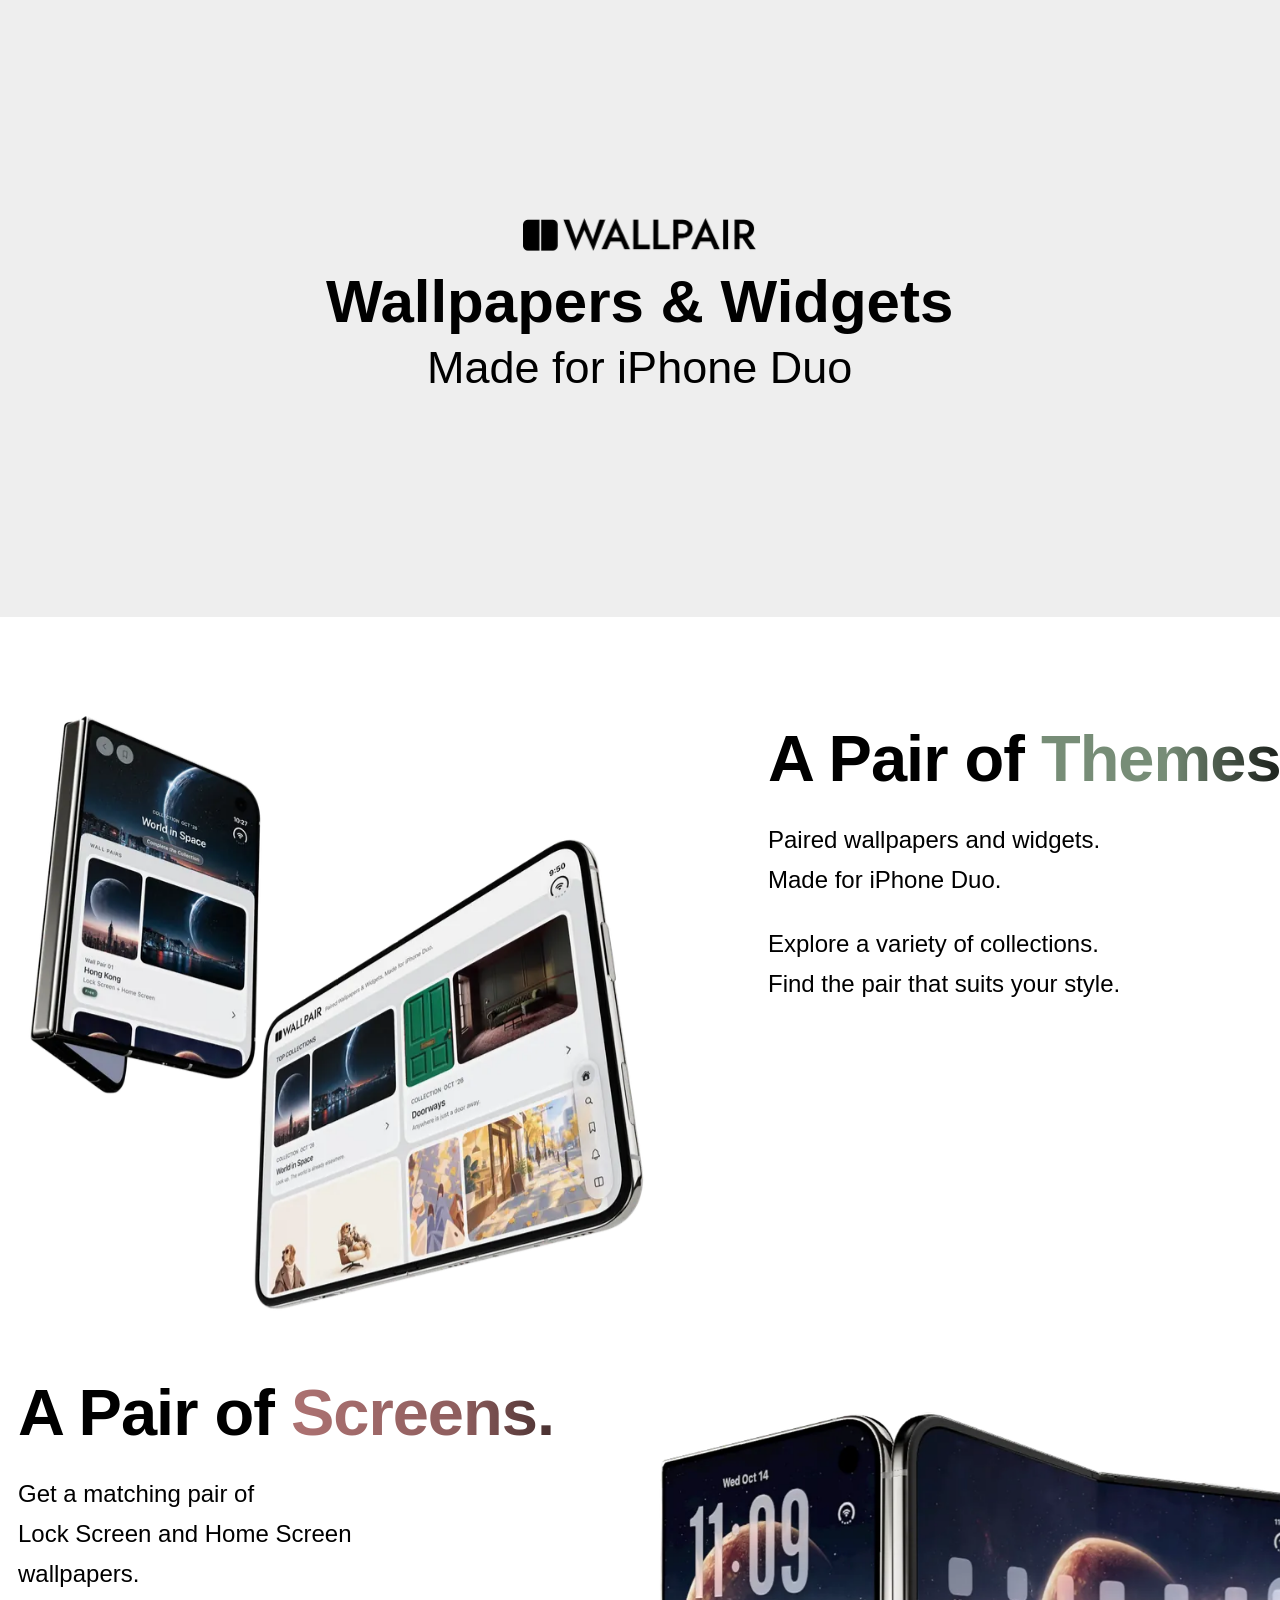
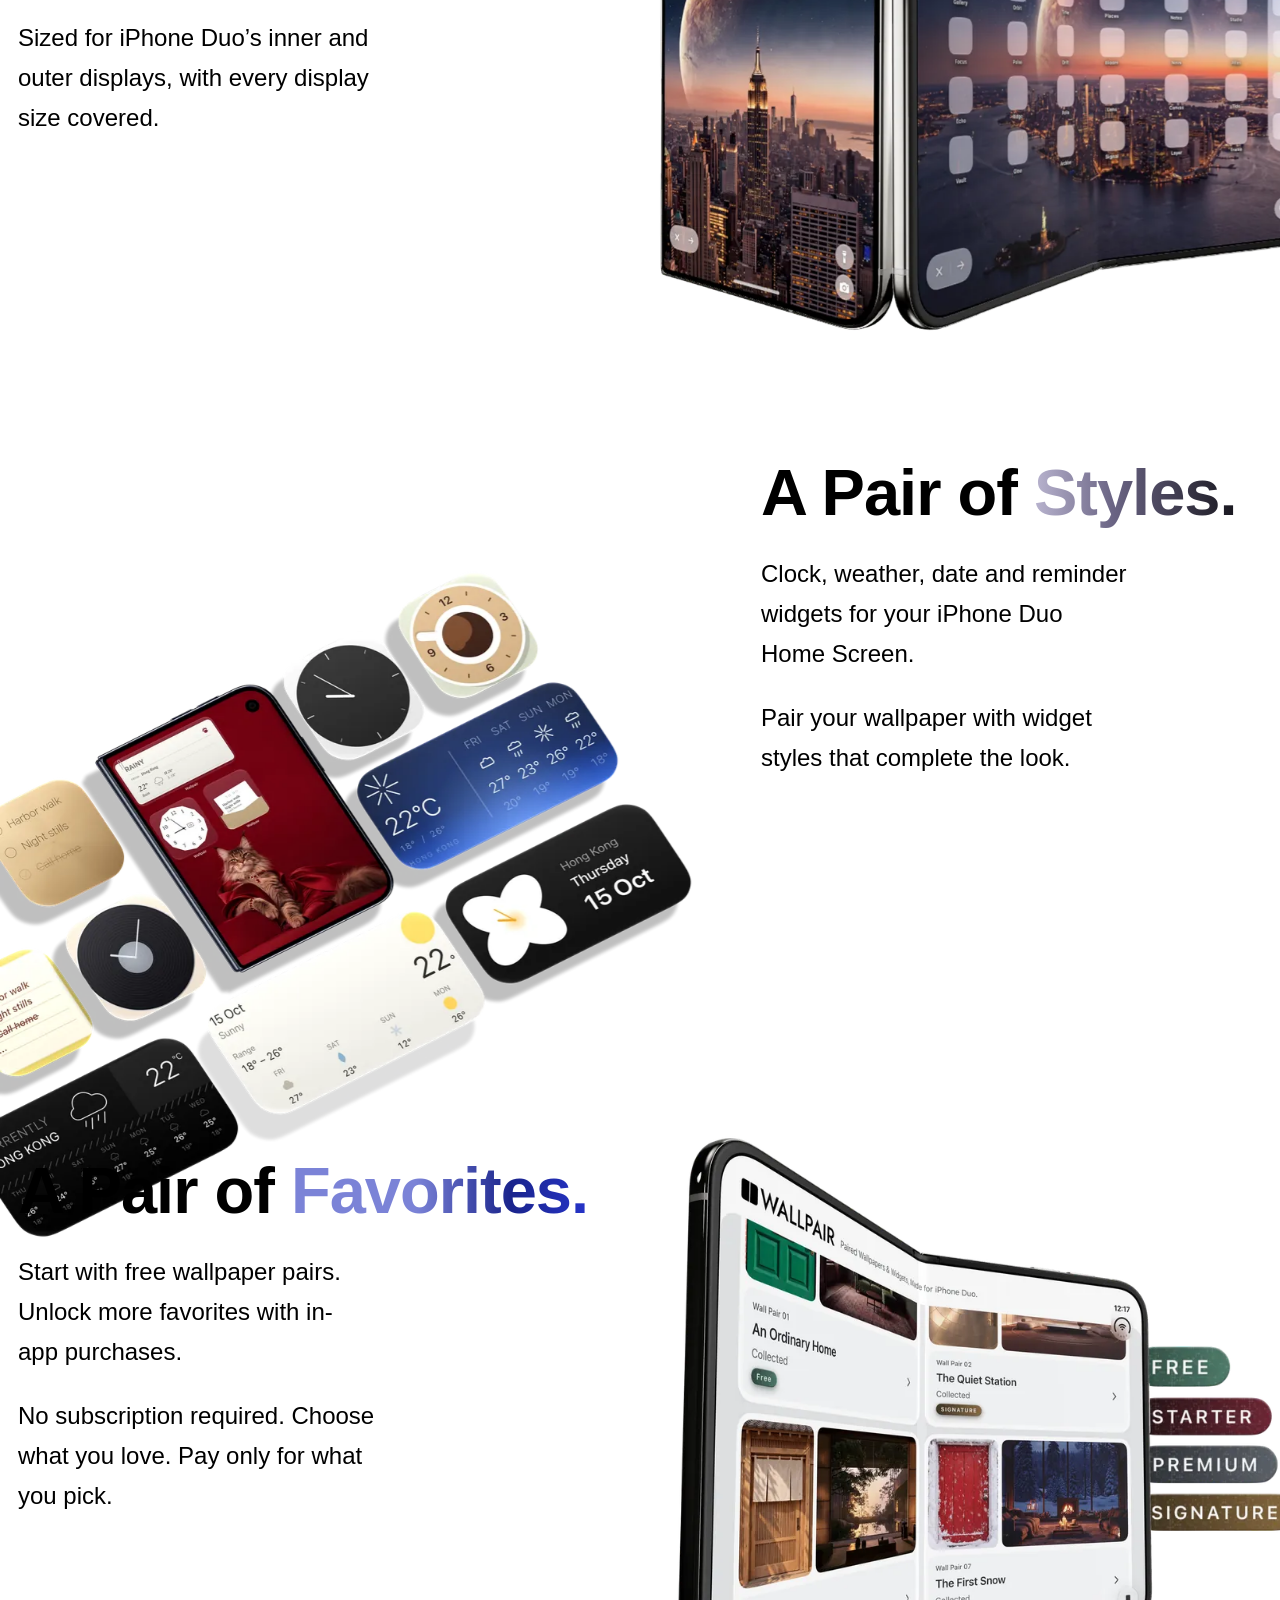
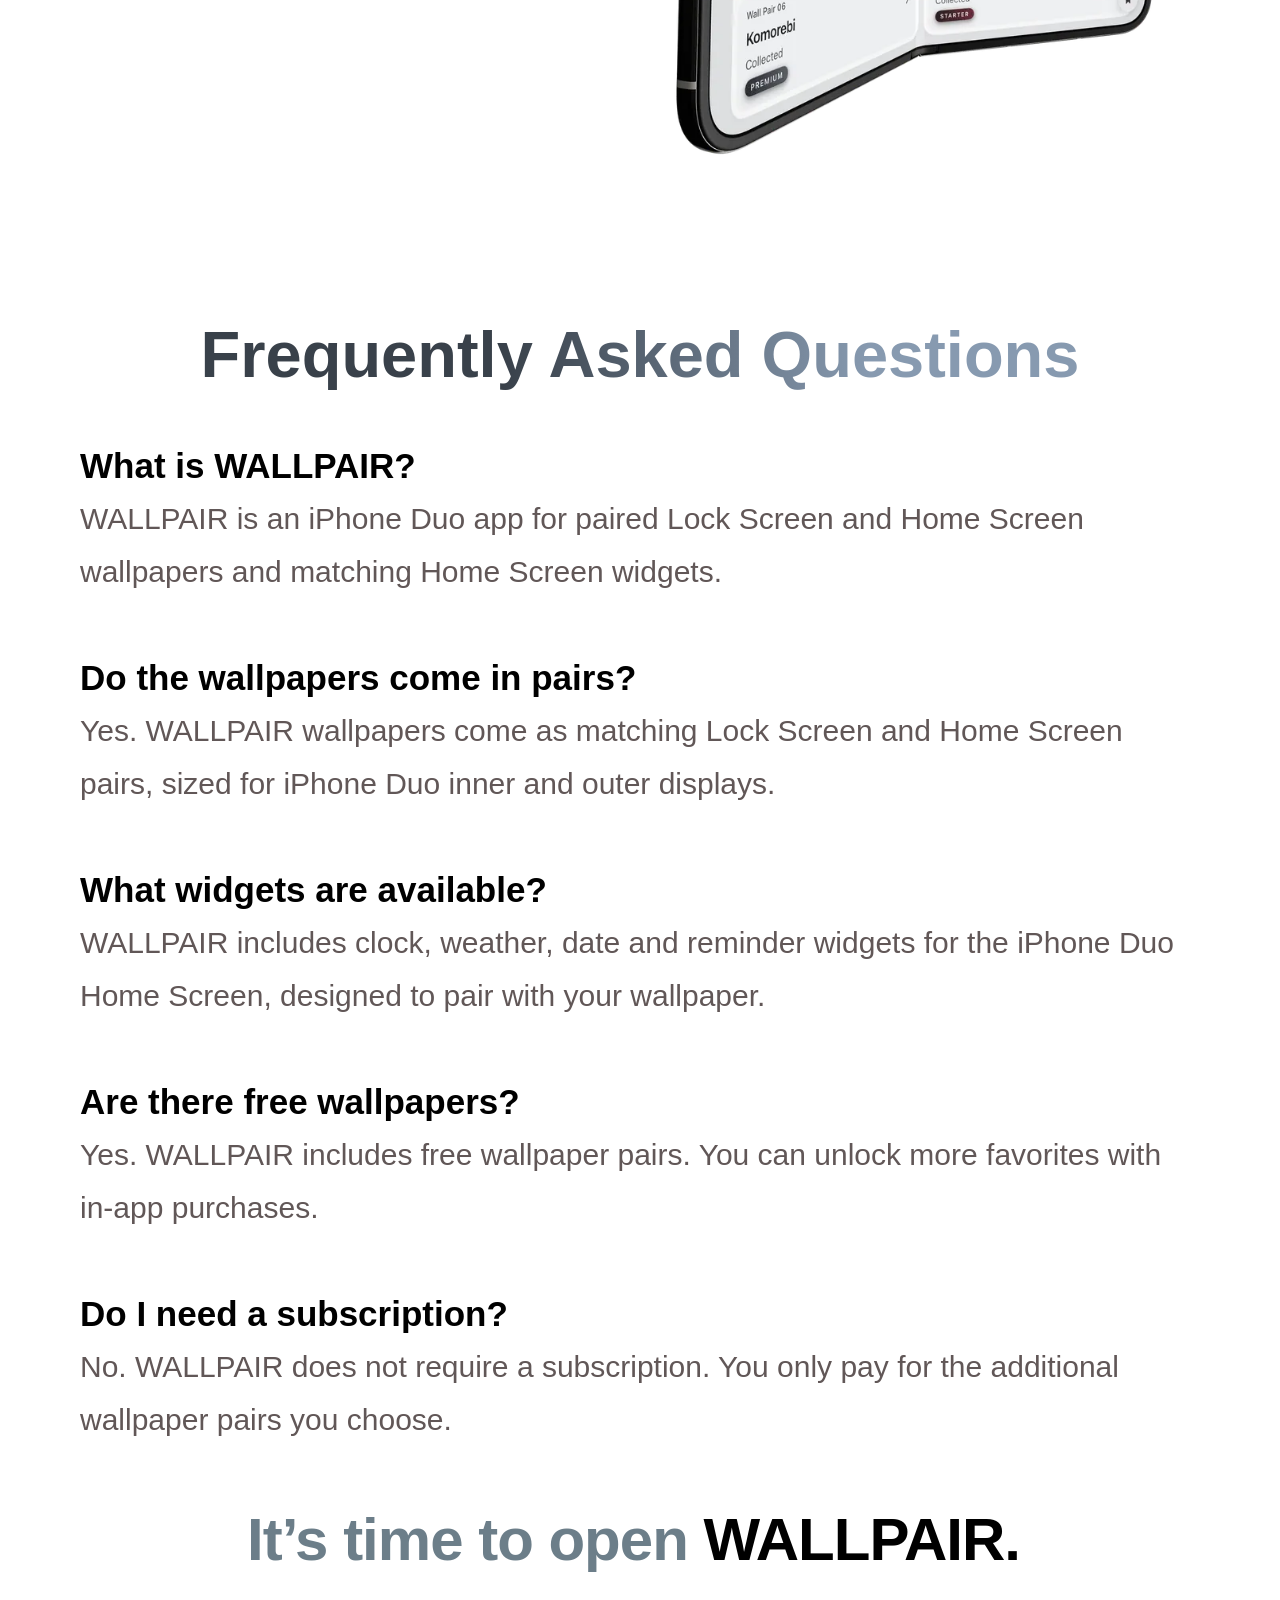
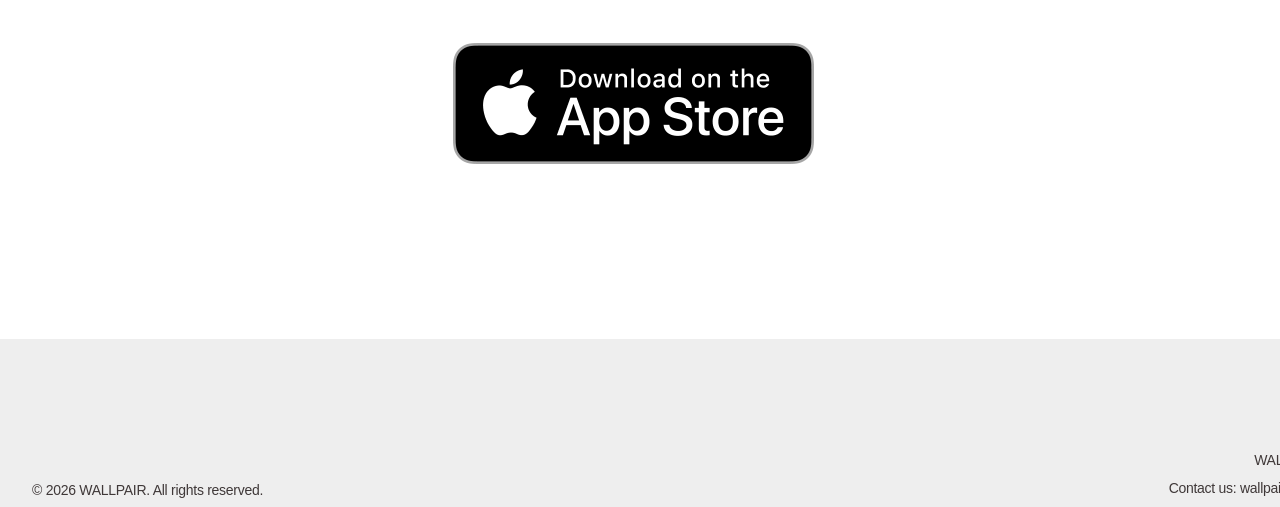
<file: index.html>
<!DOCTYPE html>
<html lang="en">
<head>
  <meta charset="UTF-8" />
  <meta name="viewport" content="width=device-width, initial-scale=1" />
  <title>WALLPAIR — iPhone Duo Wallpapers &amp; Widgets</title>
  <meta name="description" content="WALLPAIR is the iPhone Duo app for paired Lock Screen and Home Screen wallpapers and matching widgets. Free pairs to start. No subscription." />
  <meta name="author" content="WALLPAIR" />
  <meta name="robots" content="index, follow" />
  <meta name="theme-color" content="#eeeeee" />
  <link rel="icon" href="/favicon.ico" sizes="48x48" />
  <link rel="icon" type="image/png" sizes="48x48" href="/favicon-48.png" />
  <link rel="icon" type="image/png" sizes="32x32" href="/favicon-32.png" />
  <link rel="apple-touch-icon" sizes="180x180" href="/apple-touch-icon.png" />
  <link rel="canonical" href="https://wallpair.com/" />
  <link rel="alternate" type="text/plain" href="https://wallpair.com/llms.txt" title="LLM summary" />

  <meta property="og:type" content="website" />
  <meta property="og:site_name" content="WALLPAIR" />
  <meta property="og:locale" content="en_US" />
  <meta property="og:url" content="https://wallpair.com/" />
  <meta property="og:title" content="WALLPAIR — iPhone Duo Wallpapers &amp; Widgets" />
  <meta property="og:description" content="Paired Lock Screen and Home Screen wallpapers and widgets, made for iPhone Duo. Free pairs to start. No subscription." />
  <meta property="og:image" content="https://wallpair.com/material/opt/og.jpg" />
  <meta property="og:image:alt" content="WALLPAIR on iPhone Duo — paired wallpapers and widgets" />

  <meta name="twitter:card" content="summary_large_image" />
  <meta name="twitter:title" content="WALLPAIR — iPhone Duo Wallpapers &amp; Widgets" />
  <meta name="twitter:description" content="Paired wallpapers and widgets for iPhone Duo. Matching Lock Screen and Home Screen. No subscription." />
  <meta name="twitter:image" content="https://wallpair.com/material/opt/og.jpg" />

  <link rel="stylesheet" href="css/style.css?v=fast2" />

  <script type="application/ld+json">
  {
    "@context": "https://schema.org",
    "@graph": [
      {
        "@type": "Organization",
        "@id": "https://wallpair.com/#organization",
        "name": "WALLPAIR",
        "alternateName": "Wallpair",
        "url": "https://wallpair.com/",
        "email": "wallpair.support@gmail.com",
        "logo": "https://wallpair.com/icon-192.png",
        "founder": { "@type": "Person", "name": "Wai Ho Tsang" },
        "sameAs": [
          "https://www.instagram.com/wallpair.app/",
          "https://x.com/wallpairapp",
          "https://www.youtube.com/@wallpair",
          "https://apps.apple.com/app/wallpair/id6818711810"
        ]
      },
      {
        "@type": "WebSite",
        "@id": "https://wallpair.com/#website",
        "url": "https://wallpair.com/",
        "name": "WALLPAIR",
        "description": "Paired wallpapers and widgets for iPhone Duo.",
        "publisher": { "@id": "https://wallpair.com/#organization" },
        "inLanguage": "en"
      },
      {
        "@type": "SoftwareApplication",
        "@id": "https://wallpair.com/#app",
        "name": "WALLPAIR",
        "alternateName": ["Wallpair", "WALLPAIR for iPhone Duo"],
        "url": "https://wallpair.com/",
        "installUrl": "https://apps.apple.com/hk/app/wallpair/id6818711810",
        "downloadUrl": "https://apps.apple.com/hk/app/wallpair/id6818711810",
        "image": "https://wallpair.com/icon-192.png",
        "applicationCategory": "LifestyleApplication",
        "operatingSystem": "iOS",
        "description": "WALLPAIR is an iPhone Duo app for paired Lock Screen and Home Screen wallpapers and matching Home Screen widgets. Wallpaper pairs are sized for iPhone Duo inner and outer displays. Start with free pairs and unlock more with in-app purchases. No subscription.",
        "offers": {
          "@type": "Offer",
          "price": "0",
          "priceCurrency": "USD",
          "description": "Free to download. Optional in-app purchases. No subscription."
        },
        "featureList": [
          "Paired Lock Screen and Home Screen wallpapers for iPhone Duo",
          "Sized for inner and outer displays",
          "Clock, weather, date and reminder widgets",
          "Free wallpaper pairs to start",
          "Unlock more with in-app purchases",
          "No subscription"
        ],
        "author": { "@id": "https://wallpair.com/#organization" }
      },
      {
        "@type": "FAQPage",
        "@id": "https://wallpair.com/#faq",
        "mainEntity": [
          {
            "@type": "Question",
            "name": "What is WALLPAIR?",
            "acceptedAnswer": {
              "@type": "Answer",
              "text": "WALLPAIR is an iPhone Duo app for paired Lock Screen and Home Screen wallpapers and matching Home Screen widgets."
            }
          },
          {
            "@type": "Question",
            "name": "Do the wallpapers come in pairs?",
            "acceptedAnswer": {
              "@type": "Answer",
              "text": "Yes. WALLPAIR wallpapers come as matching Lock Screen and Home Screen pairs, sized for iPhone Duo inner and outer displays."
            }
          },
          {
            "@type": "Question",
            "name": "What widgets are available?",
            "acceptedAnswer": {
              "@type": "Answer",
              "text": "WALLPAIR includes clock, weather, date and reminder widgets for the iPhone Duo Home Screen, designed to pair with your wallpaper."
            }
          },
          {
            "@type": "Question",
            "name": "Are there free wallpapers?",
            "acceptedAnswer": {
              "@type": "Answer",
              "text": "Yes. WALLPAIR includes free wallpaper pairs. You can unlock more favorites with in-app purchases."
            }
          },
          {
            "@type": "Question",
            "name": "Do I need a subscription?",
            "acceptedAnswer": {
              "@type": "Answer",
              "text": "No. WALLPAIR does not require a subscription. You only pay for the additional wallpaper pairs you choose."
            }
          }
        ]
      }
    ]
  }
  </script>
</head>
<body>
  <div class="site">
    <header class="hero">
      <picture>
        <source
          media="(max-width: 699px)"
          type="image/webp"
          srcset="material/opt/hero-phone-800.webp 800w, material/opt/hero-phone.webp 1560w"
          sizes="100vw"
        />
        <source
          type="image/webp"
          srcset="material/opt/hero-desktop-1920.webp 1920w, material/opt/hero-desktop-2880.webp 2880w"
          sizes="100vw"
        />
        <img
          class="hero-bg"
          src="material/opt/hero-desktop-1920.webp"
          alt="WALLPAIR paired wallpapers and widgets on iPhone Duo"
          fetchpriority="high"
          decoding="async"
        />
      </picture>
      <div class="hero-copy">
        <img class="logo" src="material/WALLPAIR-3/WALLPAIR LOGO 1 no ground 3.png" alt="WALLPAIR" width="468" height="67" decoding="async" />
        <h1>Wallpapers &amp; Widgets</h1>
        <p class="tagline">Made for iPhone Duo</p>
      </div>
    </header>

    <div class="artboard">
    <main>
      <section class="feature feature--themes" id="themes">
        <div class="feature-media">
          <img
            class="group group-themes"
            src="material/opt/group-1.webp"
            srcset="material/opt/group-1-1000.webp 1000w, material/opt/group-1.webp 2000w"
            sizes="(max-width: 699px) 100vw, (max-width: 1100px) 50vw, 836px"
            width="2000"
            height="1637"
            alt="WALLPAIR app on iPhone Duo showing paired wallpaper collections"
            loading="lazy"
            decoding="async"
          />
        </div>
        <div class="feature-copy">
          <h2>A Pair of <span class="grad grad-themes">Themes.</span></h2>
          <p>Paired wallpapers and widgets. Made for iPhone&nbsp;Duo.</p>
          <p>Explore a variety of collections. Find the pair that suits your style.</p>
        </div>
      </section>

      <section class="feature feature--screens" id="screens">
        <div class="feature-copy">
          <h2>A Pair of <span class="grad grad-screens">Screens.</span></h2>
          <p>Get a matching pair of Lock&nbsp;Screen and Home&nbsp;Screen wallpapers.</p>
          <p>Sized for iPhone&nbsp;Duo’s inner and outer displays, with every display size covered.</p>
        </div>
        <div class="feature-media feature-media--screens">
          <img
            class="group group-screens"
            src="material/opt/group-2.webp"
            srcset="material/opt/group-2-900.webp 900w, material/opt/group-2.webp 1800w"
            sizes="(max-width: 699px) 92vw, (max-width: 1100px) 50vw, 675px"
            width="1800"
            height="1414"
            alt="Matching WALLPAIR Lock Screen and Home Screen wallpapers for iPhone Duo"
            loading="lazy"
            decoding="async"
          />
        </div>
      </section>

      <section class="feature feature--styles" id="styles">
        <div class="feature-media feature-media--widgets">
          <img
            class="group group-styles"
            src="material/opt/group-3.webp"
            srcset="material/opt/group-3-900.webp 900w, material/opt/group-3.webp 1800w"
            sizes="(max-width: 699px) 100vw, (max-width: 1100px) 50vw, 702px"
            width="1800"
            height="1751"
            alt="WALLPAIR clock, weather, date and reminder widgets on iPhone Duo"
            loading="lazy"
            decoding="async"
          />
        </div>
        <div class="feature-copy">
          <h2>A Pair of <span class="grad grad-styles">Styles.</span></h2>
          <p>Clock, weather, date and reminder widgets for your iPhone&nbsp;Duo Home&nbsp;Screen.</p>
          <p>Pair your wallpaper with widget styles that complete the look.</p>
        </div>
      </section>

      <section class="feature feature--favorites" id="favorites">
        <div class="feature-copy">
          <h2>A Pair of <span class="grad grad-favorites">Favorites.</span></h2>
          <p>Start with free wallpaper pairs. Unlock more favorites with in-app&nbsp;purchases.</p>
          <p>No subscription required. Choose what you love. Pay only for what you pick.</p>
        </div>
        <div class="feature-media feature-media--favorites">
          <img
            class="group group-favorites"
            src="material/opt/group-4.webp"
            srcset="material/opt/group-4-900.webp 900w, material/opt/group-4.webp 1800w"
            sizes="(max-width: 699px) 92vw, (max-width: 1100px) 50vw, 716px"
            width="1800"
            height="1800"
            alt="WALLPAIR wallpaper library with free and premium pairs"
            loading="lazy"
            decoding="async"
          />
        </div>
      </section>

      <section class="faq" id="faq">
        <h2 class="grad grad-faq">Frequently Asked Questions</h2>
        <dl>
          <div>
            <dt>What is WALLPAIR?</dt>
            <dd>WALLPAIR is an iPhone Duo app for paired Lock Screen and Home Screen wallpapers and matching Home Screen widgets.</dd>
          </div>
          <div>
            <dt>Do the wallpapers come in pairs?</dt>
            <dd>Yes. WALLPAIR wallpapers come as matching Lock Screen and Home Screen pairs, sized for iPhone Duo inner and outer displays.</dd>
          </div>
          <div>
            <dt>What widgets are available?</dt>
            <dd>WALLPAIR includes clock, weather, date and reminder widgets for the iPhone Duo Home Screen, designed to pair with your wallpaper.</dd>
          </div>
          <div>
            <dt>Are there free wallpapers?</dt>
            <dd>Yes. WALLPAIR includes free wallpaper pairs. You can unlock more favorites with in-app purchases.</dd>
          </div>
          <div>
            <dt>Do I need a subscription?</dt>
            <dd>No. WALLPAIR does not require a subscription. You only pay for the additional wallpaper pairs you choose.</dd>
          </div>
        </dl>
      </section>

      <section class="cta" id="download">
        <h2><span>It’s time to open </span>WALLPAIR.</h2>
        <a class="app-store" href="https://apps.apple.com/hk/app/wallpair/id6818711810" rel="noopener noreferrer">
          <img src="material/WALLPAIR-3/Download on the App Store Button Badge.png" alt="Download WALLPAIR on the App Store" width="722" height="242" loading="lazy" decoding="async" />
        </a>
      </section>
    </main>

    </div>

    <footer class="footer">
      <div class="footer-inner">
        <p class="copyright">© 2026 WALLPAIR. All rights reserved.</p>
        <nav class="footer-nav" aria-label="Footer">
          <a class="link-support" href="https://wallpair.com/support">WALLPAIR Support</a>
          <a class="link-privacy" href="https://wallpair.com/privacy">WALLPAIR Privacy Policy</a>
          <a class="link-contact" href="mailto:wallpair.support@gmail.com">Contact us: wallpair.support@gmail.com</a>
        </nav>
      </div>
    </footer>
  </div>
  <script src="js/motion.js?v=4"></script>
</body>
</html>
</file>
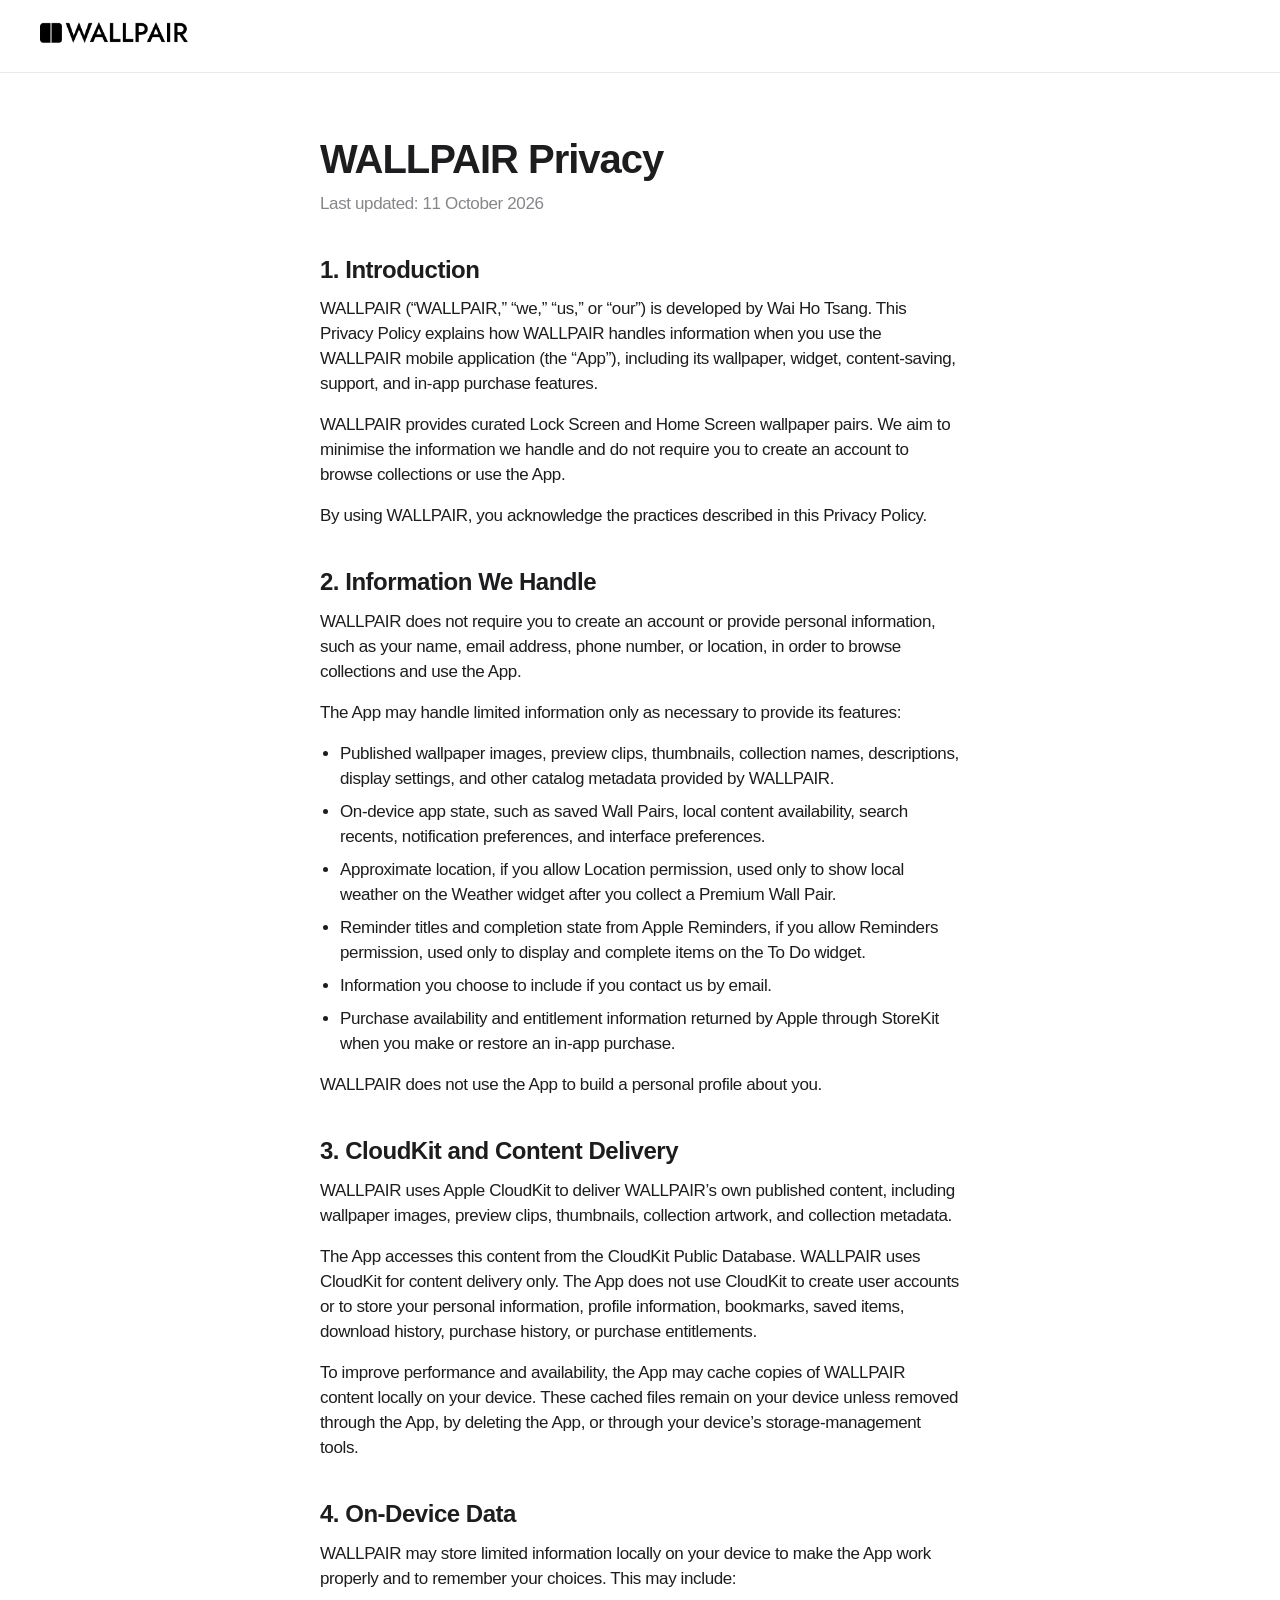
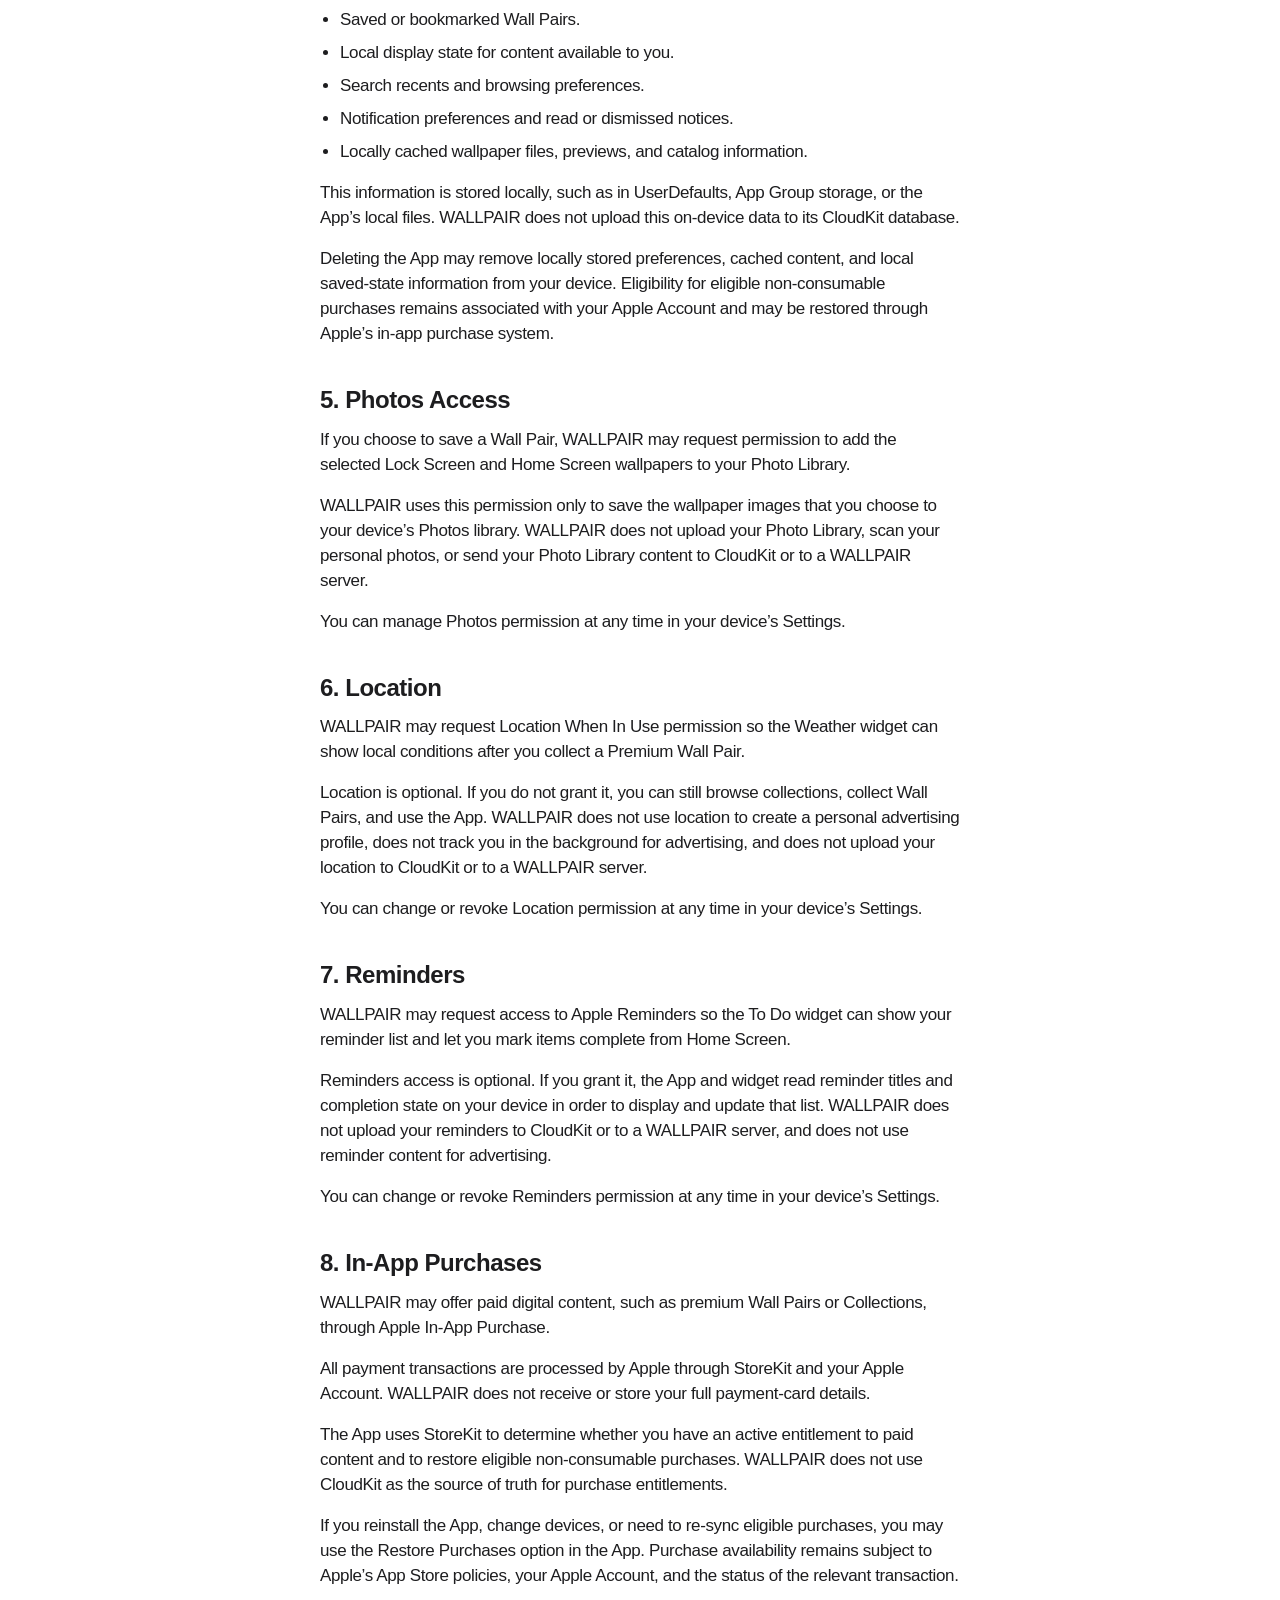
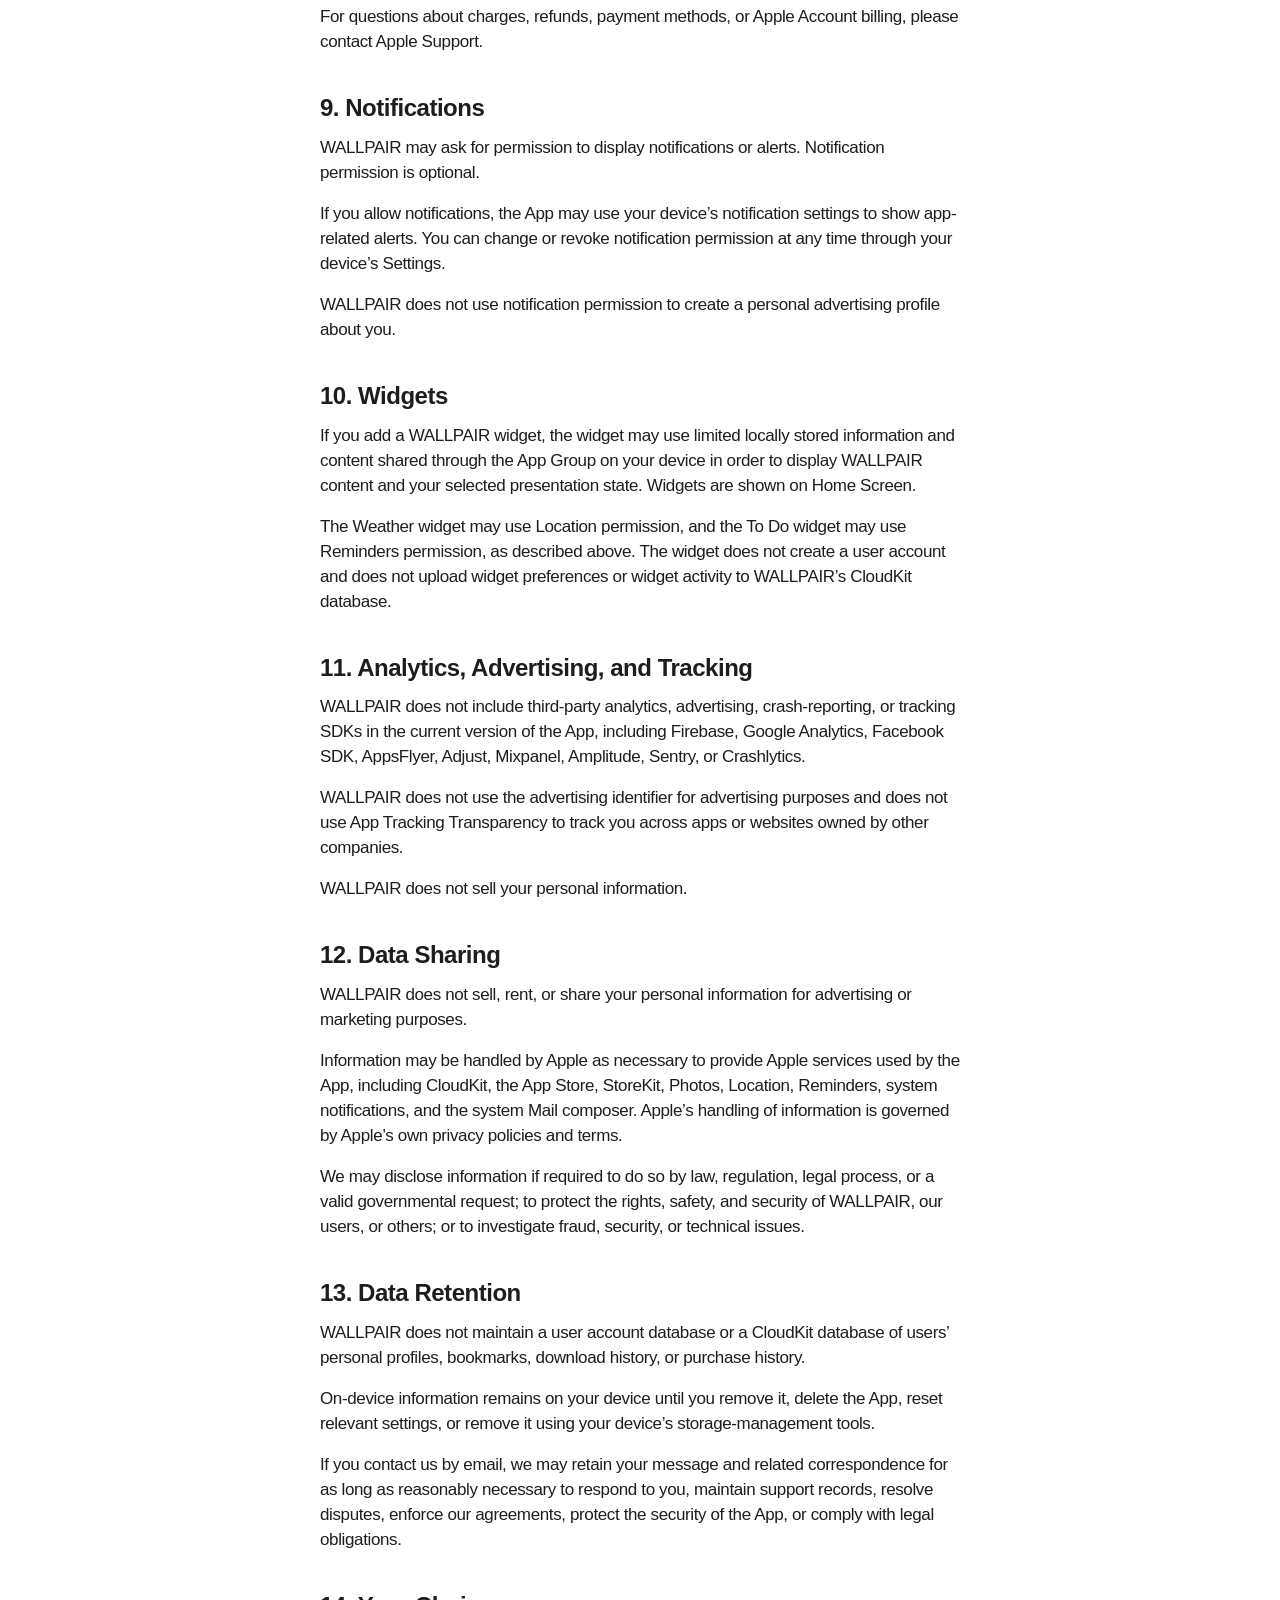
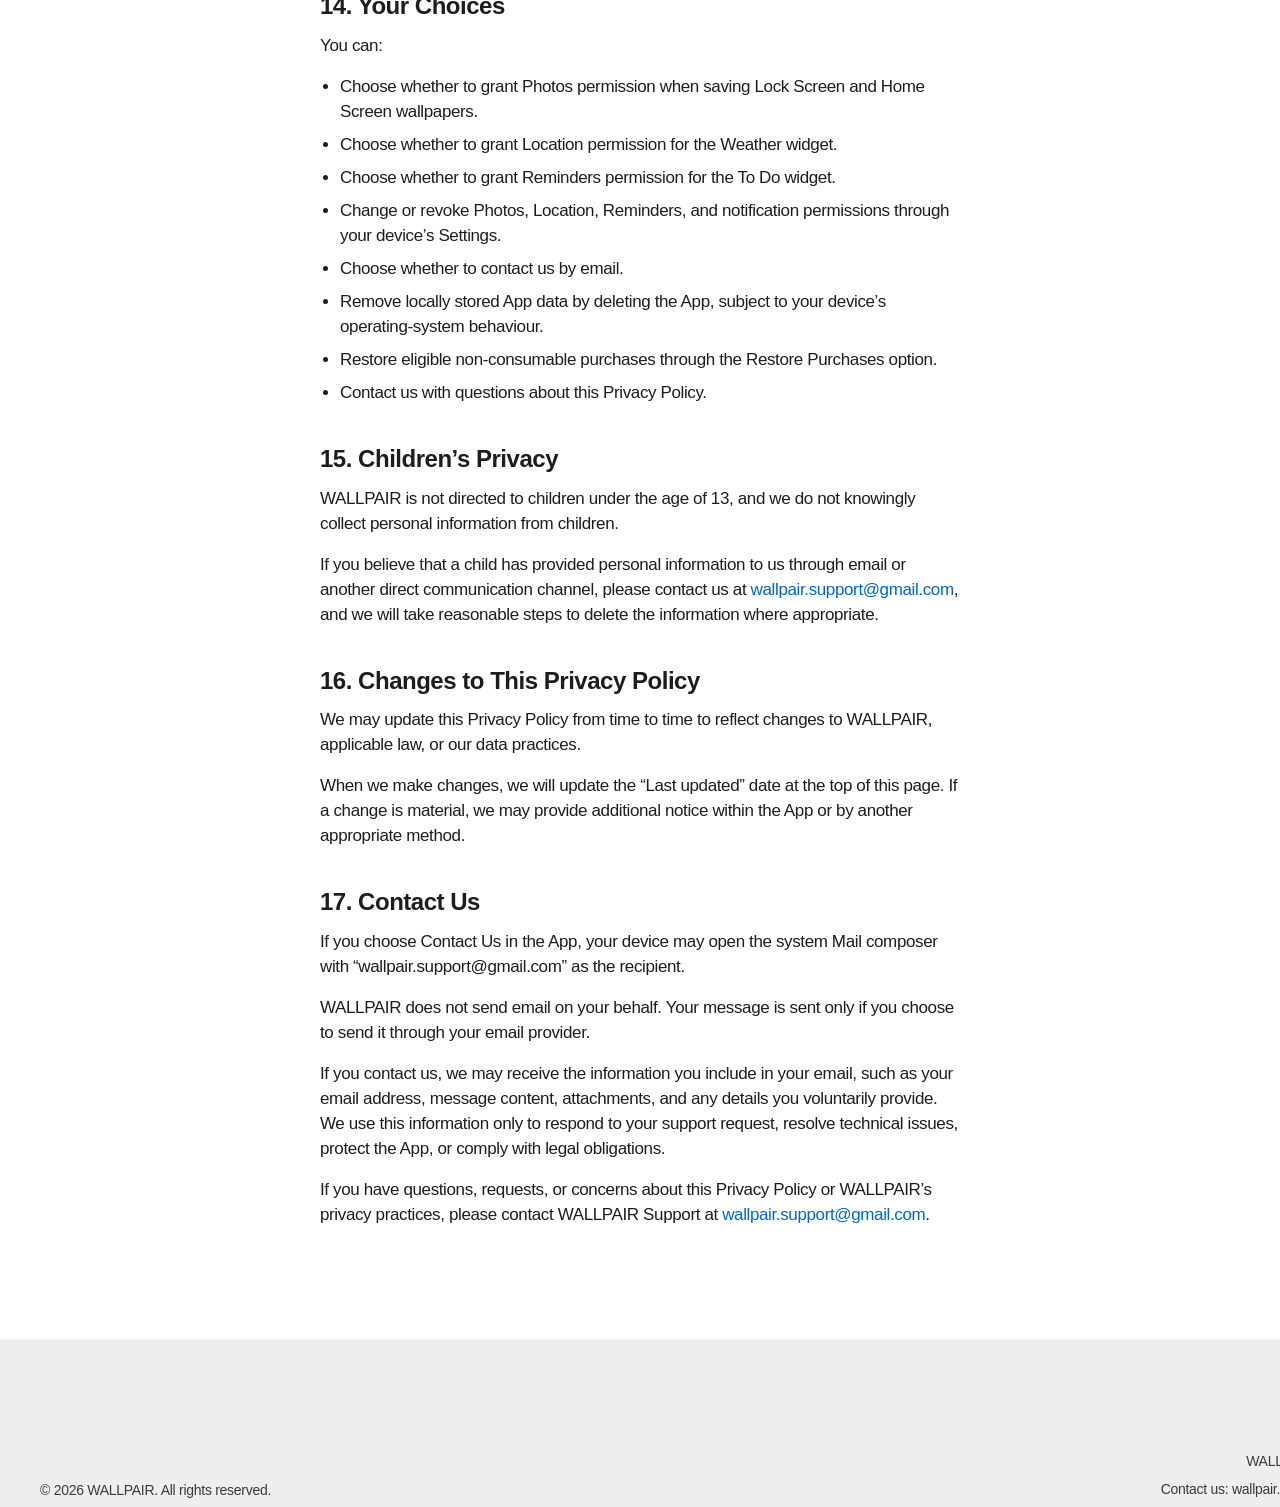
<file: privacy.html>
<!DOCTYPE html>
<html lang="en">
<head>
  <meta charset="UTF-8" />
  <meta name="viewport" content="width=device-width, initial-scale=1" />
  <title>Privacy Policy — WALLPAIR</title>
  <meta name="description" content="WALLPAIR Privacy Policy. How the iPhone Duo wallpaper and widget app handles Photos, Location, Reminders, purchases, and contact email. No ads. No tracking SDKs." />
  <meta name="robots" content="index, follow" />
  <link rel="icon" href="/favicon.ico" sizes="48x48" />
  <link rel="icon" type="image/png" sizes="48x48" href="/favicon-48.png" />
  <link rel="icon" type="image/png" sizes="32x32" href="/favicon-32.png" />
  <link rel="apple-touch-icon" sizes="180x180" href="/apple-touch-icon.png" />
  <link rel="canonical" href="https://wallpair.com/privacy" />
  <meta property="og:type" content="article" />
  <meta property="og:site_name" content="WALLPAIR" />
  <meta property="og:url" content="https://wallpair.com/privacy" />
  <meta property="og:title" content="Privacy Policy — WALLPAIR" />
  <meta property="og:description" content="How WALLPAIR handles information in the iPhone Duo wallpaper and widget app." />
  <link rel="stylesheet" href="css/style.css?v=fast2" />
  <script type="application/ld+json">
  {
    "@context": "https://schema.org",
    "@type": "WebPage",
    "name": "WALLPAIR Privacy Policy",
    "url": "https://wallpair.com/privacy",
    "description": "Privacy Policy for WALLPAIR, the iPhone Duo wallpaper and widget app.",
    "isPartOf": { "@type": "WebSite", "name": "WALLPAIR", "url": "https://wallpair.com/" },
    "dateModified": "2026-10-11"
  }
  </script>
</head>
<body class="page-legal">
  <header class="legal-top">
    <a class="legal-brand" href="https://wallpair.com/">
      <img src="material/WALLPAIR-3/WALLPAIR LOGO 1 no ground 3.png" alt="WALLPAIR" />
    </a>
  </header>

  <main class="legal-main">
    <h1>WALLPAIR Privacy</h1>
    <p class="legal-updated">Last updated: 11 October 2026</p>

    <h2>1. Introduction</h2>
    <p>WALLPAIR (“WALLPAIR,” “we,” “us,” or “our”) is developed by Wai Ho Tsang. This Privacy Policy explains how WALLPAIR handles information when you use the WALLPAIR mobile application (the “App”), including its wallpaper, widget, content-saving, support, and in-app purchase features.</p>
    <p>WALLPAIR provides curated Lock Screen and Home Screen wallpaper pairs. We aim to minimise the information we handle and do not require you to create an account to browse collections or use the App.</p>
    <p>By using WALLPAIR, you acknowledge the practices described in this Privacy Policy.</p>

    <h2>2. Information We Handle</h2>
    <p>WALLPAIR does not require you to create an account or provide personal information, such as your name, email address, phone number, or location, in order to browse collections and use the App.</p>
    <p>The App may handle limited information only as necessary to provide its features:</p>
    <ul>
      <li>Published wallpaper images, preview clips, thumbnails, collection names, descriptions, display settings, and other catalog metadata provided by WALLPAIR.</li>
      <li>On-device app state, such as saved Wall Pairs, local content availability, search recents, notification preferences, and interface preferences.</li>
      <li>Approximate location, if you allow Location permission, used only to show local weather on the Weather widget after you collect a Premium Wall Pair.</li>
      <li>Reminder titles and completion state from Apple Reminders, if you allow Reminders permission, used only to display and complete items on the To Do widget.</li>
      <li>Information you choose to include if you contact us by email.</li>
      <li>Purchase availability and entitlement information returned by Apple through StoreKit when you make or restore an in-app purchase.</li>
    </ul>
    <p>WALLPAIR does not use the App to build a personal profile about you.</p>

    <h2>3. CloudKit and Content Delivery</h2>
    <p>WALLPAIR uses Apple CloudKit to deliver WALLPAIR’s own published content, including wallpaper images, preview clips, thumbnails, collection artwork, and collection metadata.</p>
    <p>The App accesses this content from the CloudKit Public Database. WALLPAIR uses CloudKit for content delivery only. The App does not use CloudKit to create user accounts or to store your personal information, profile information, bookmarks, saved items, download history, purchase history, or purchase entitlements.</p>
    <p>To improve performance and availability, the App may cache copies of WALLPAIR content locally on your device. These cached files remain on your device unless removed through the App, by deleting the App, or through your device’s storage-management tools.</p>

    <h2>4. On-Device Data</h2>
    <p>WALLPAIR may store limited information locally on your device to make the App work properly and to remember your choices. This may include:</p>
    <ul>
      <li>Saved or bookmarked Wall Pairs.</li>
      <li>Local display state for content available to you.</li>
      <li>Search recents and browsing preferences.</li>
      <li>Notification preferences and read or dismissed notices.</li>
      <li>Locally cached wallpaper files, previews, and catalog information.</li>
    </ul>
    <p>This information is stored locally, such as in UserDefaults, App Group storage, or the App’s local files. WALLPAIR does not upload this on-device data to its CloudKit database.</p>
    <p>Deleting the App may remove locally stored preferences, cached content, and local saved-state information from your device. Eligibility for eligible non-consumable purchases remains associated with your Apple Account and may be restored through Apple’s in-app purchase system.</p>

    <h2>5. Photos Access</h2>
    <p>If you choose to save a Wall Pair, WALLPAIR may request permission to add the selected Lock Screen and Home Screen wallpapers to your Photo Library.</p>
    <p>WALLPAIR uses this permission only to save the wallpaper images that you choose to your device’s Photos library. WALLPAIR does not upload your Photo Library, scan your personal photos, or send your Photo Library content to CloudKit or to a WALLPAIR server.</p>
    <p>You can manage Photos permission at any time in your device’s Settings.</p>

    <h2>6. Location</h2>
    <p>WALLPAIR may request Location When In Use permission so the Weather widget can show local conditions after you collect a Premium Wall Pair.</p>
    <p>Location is optional. If you do not grant it, you can still browse collections, collect Wall Pairs, and use the App. WALLPAIR does not use location to create a personal advertising profile, does not track you in the background for advertising, and does not upload your location to CloudKit or to a WALLPAIR server.</p>
    <p>You can change or revoke Location permission at any time in your device’s Settings.</p>

    <h2>7. Reminders</h2>
    <p>WALLPAIR may request access to Apple Reminders so the To Do widget can show your reminder list and let you mark items complete from Home Screen.</p>
    <p>Reminders access is optional. If you grant it, the App and widget read reminder titles and completion state on your device in order to display and update that list. WALLPAIR does not upload your reminders to CloudKit or to a WALLPAIR server, and does not use reminder content for advertising.</p>
    <p>You can change or revoke Reminders permission at any time in your device’s Settings.</p>

    <h2>8. In-App Purchases</h2>
    <p>WALLPAIR may offer paid digital content, such as premium Wall Pairs or Collections, through Apple In-App Purchase.</p>
    <p>All payment transactions are processed by Apple through StoreKit and your Apple Account. WALLPAIR does not receive or store your full payment-card details.</p>
    <p>The App uses StoreKit to determine whether you have an active entitlement to paid content and to restore eligible non-consumable purchases. WALLPAIR does not use CloudKit as the source of truth for purchase entitlements.</p>
    <p>If you reinstall the App, change devices, or need to re-sync eligible purchases, you may use the Restore Purchases option in the App. Purchase availability remains subject to Apple’s App Store policies, your Apple Account, and the status of the relevant transaction.</p>
    <p>For questions about charges, refunds, payment methods, or Apple Account billing, please contact Apple Support.</p>

    <h2>9. Notifications</h2>
    <p>WALLPAIR may ask for permission to display notifications or alerts. Notification permission is optional.</p>
    <p>If you allow notifications, the App may use your device’s notification settings to show app-related alerts. You can change or revoke notification permission at any time through your device’s Settings.</p>
    <p>WALLPAIR does not use notification permission to create a personal advertising profile about you.</p>

    <h2>10. Widgets</h2>
    <p>If you add a WALLPAIR widget, the widget may use limited locally stored information and content shared through the App Group on your device in order to display WALLPAIR content and your selected presentation state. Widgets are shown on Home Screen.</p>
    <p>The Weather widget may use Location permission, and the To Do widget may use Reminders permission, as described above. The widget does not create a user account and does not upload widget preferences or widget activity to WALLPAIR’s CloudKit database.</p>

    <h2>11. Analytics, Advertising, and Tracking</h2>
    <p>WALLPAIR does not include third-party analytics, advertising, crash-reporting, or tracking SDKs in the current version of the App, including Firebase, Google Analytics, Facebook SDK, AppsFlyer, Adjust, Mixpanel, Amplitude, Sentry, or Crashlytics.</p>
    <p>WALLPAIR does not use the advertising identifier for advertising purposes and does not use App Tracking Transparency to track you across apps or websites owned by other companies.</p>
    <p>WALLPAIR does not sell your personal information.</p>

    <h2>12. Data Sharing</h2>
    <p>WALLPAIR does not sell, rent, or share your personal information for advertising or marketing purposes.</p>
    <p>Information may be handled by Apple as necessary to provide Apple services used by the App, including CloudKit, the App Store, StoreKit, Photos, Location, Reminders, system notifications, and the system Mail composer. Apple’s handling of information is governed by Apple’s own privacy policies and terms.</p>
    <p>We may disclose information if required to do so by law, regulation, legal process, or a valid governmental request; to protect the rights, safety, and security of WALLPAIR, our users, or others; or to investigate fraud, security, or technical issues.</p>

    <h2>13. Data Retention</h2>
    <p>WALLPAIR does not maintain a user account database or a CloudKit database of users’ personal profiles, bookmarks, download history, or purchase history.</p>
    <p>On-device information remains on your device until you remove it, delete the App, reset relevant settings, or remove it using your device’s storage-management tools.</p>
    <p>If you contact us by email, we may retain your message and related correspondence for as long as reasonably necessary to respond to you, maintain support records, resolve disputes, enforce our agreements, protect the security of the App, or comply with legal obligations.</p>

    <h2>14. Your Choices</h2>
    <p>You can:</p>
    <ul>
      <li>Choose whether to grant Photos permission when saving Lock Screen and Home Screen wallpapers.</li>
      <li>Choose whether to grant Location permission for the Weather widget.</li>
      <li>Choose whether to grant Reminders permission for the To Do widget.</li>
      <li>Change or revoke Photos, Location, Reminders, and notification permissions through your device’s Settings.</li>
      <li>Choose whether to contact us by email.</li>
      <li>Remove locally stored App data by deleting the App, subject to your device’s operating-system behaviour.</li>
      <li>Restore eligible non-consumable purchases through the Restore Purchases option.</li>
      <li>Contact us with questions about this Privacy Policy.</li>
    </ul>

    <h2>15. Children’s Privacy</h2>
    <p>WALLPAIR is not directed to children under the age of 13, and we do not knowingly collect personal information from children.</p>
    <p>If you believe that a child has provided personal information to us through email or another direct communication channel, please contact us at <a href="mailto:wallpair.support@gmail.com">wallpair.support@gmail.com</a>, and we will take reasonable steps to delete the information where appropriate.</p>

    <h2>16. Changes to This Privacy Policy</h2>
    <p>We may update this Privacy Policy from time to time to reflect changes to WALLPAIR, applicable law, or our data practices.</p>
    <p>When we make changes, we will update the “Last updated” date at the top of this page. If a change is material, we may provide additional notice within the App or by another appropriate method.</p>

    <h2>17. Contact Us</h2>
    <p>If you choose Contact Us in the App, your device may open the system Mail composer with “wallpair.support@gmail.com” as the recipient.</p>
    <p>WALLPAIR does not send email on your behalf. Your message is sent only if you choose to send it through your email provider.</p>
    <p>If you contact us, we may receive the information you include in your email, such as your email address, message content, attachments, and any details you voluntarily provide. We use this information only to respond to your support request, resolve technical issues, protect the App, or comply with legal obligations.</p>
    <p>If you have questions, requests, or concerns about this Privacy Policy or WALLPAIR’s privacy practices, please contact WALLPAIR Support at <a href="mailto:wallpair.support@gmail.com">wallpair.support@gmail.com</a>.</p>
  </main>

  <footer class="footer">
    <div class="footer-inner">
      <p class="copyright">© 2026 WALLPAIR. All rights reserved.</p>
      <nav class="footer-nav">
        <a class="link-support" href="https://wallpair.com/support">WALLPAIR Support</a>
        <a class="link-privacy" href="https://wallpair.com/privacy">WALLPAIR Privacy Policy</a>
        <a class="link-contact" href="mailto:wallpair.support@gmail.com">Contact us: wallpair.support@gmail.com</a>
      </nav>
    </div>
  </footer>
</body>
</html>
</file>
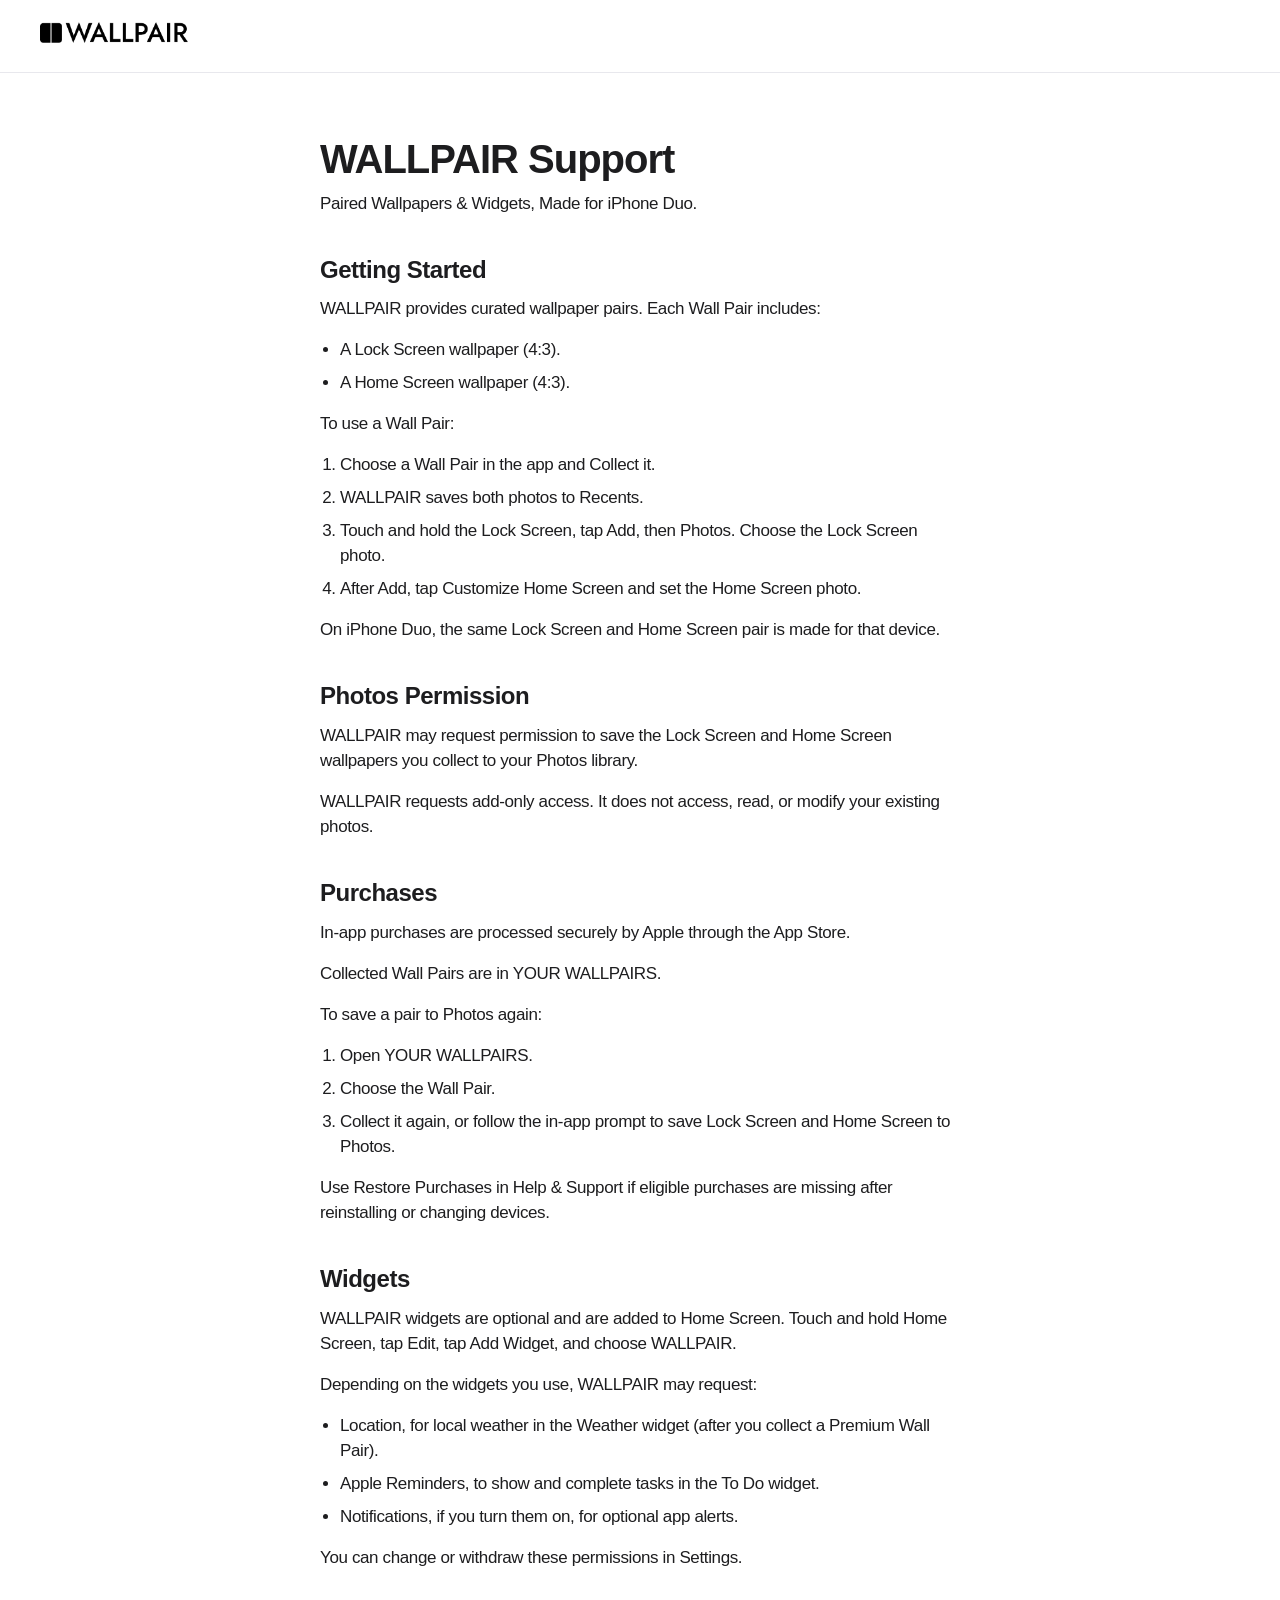
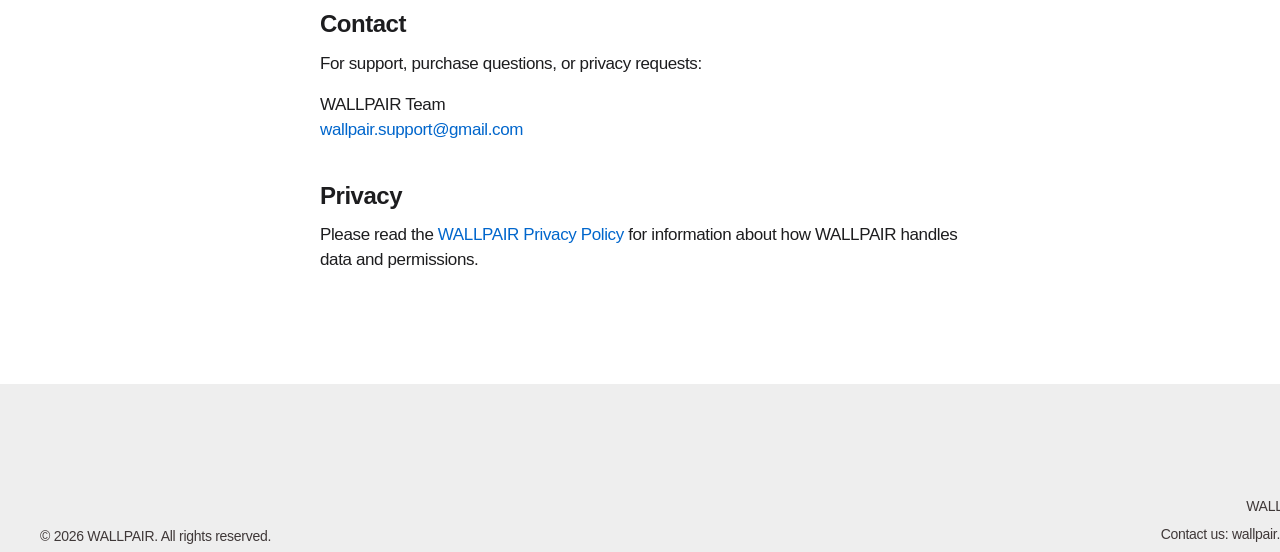
<file: support.html>
<!DOCTYPE html>
<html lang="en">
<head>
  <meta charset="UTF-8" />
  <meta name="viewport" content="width=device-width, initial-scale=1" />
  <title>Support — WALLPAIR</title>
  <meta name="description" content="WALLPAIR Support: how to set paired Lock Screen and Home Screen wallpapers on iPhone Duo, use widgets, restore purchases, and contact wallpair.support@gmail.com." />
  <meta name="robots" content="index, follow" />
  <link rel="icon" href="/favicon.ico" sizes="48x48" />
  <link rel="icon" type="image/png" sizes="48x48" href="/favicon-48.png" />
  <link rel="icon" type="image/png" sizes="32x32" href="/favicon-32.png" />
  <link rel="apple-touch-icon" sizes="180x180" href="/apple-touch-icon.png" />
  <link rel="canonical" href="https://wallpair.com/support" />
  <meta property="og:type" content="article" />
  <meta property="og:site_name" content="WALLPAIR" />
  <meta property="og:url" content="https://wallpair.com/support" />
  <meta property="og:title" content="Support — WALLPAIR" />
  <meta property="og:description" content="Help for WALLPAIR, the iPhone Duo wallpaper and widget app." />
  <link rel="stylesheet" href="css/style.css?v=fast2" />
  <script type="application/ld+json">
  {
    "@context": "https://schema.org",
    "@type": "WebPage",
    "name": "WALLPAIR Support",
    "url": "https://wallpair.com/support",
    "description": "Support for WALLPAIR — paired wallpapers and widgets for iPhone Duo.",
    "isPartOf": { "@type": "WebSite", "name": "WALLPAIR", "url": "https://wallpair.com/" }
  }
  </script>
</head>
<body class="page-legal">
  <header class="legal-top">
    <a class="legal-brand" href="https://wallpair.com/">
      <img src="material/WALLPAIR-3/WALLPAIR LOGO 1 no ground 3.png" alt="WALLPAIR" />
    </a>
  </header>

  <main class="legal-main">
    <h1>WALLPAIR Support</h1>
    <p class="legal-lead">Paired Wallpapers &amp; Widgets, Made for iPhone Duo.</p>

    <h2>Getting Started</h2>
    <p>WALLPAIR provides curated wallpaper pairs. Each Wall Pair includes:</p>
    <ul>
      <li>A Lock Screen wallpaper (4:3).</li>
      <li>A Home Screen wallpaper (4:3).</li>
    </ul>
    <p>To use a Wall Pair:</p>
    <ol>
      <li>Choose a Wall Pair in the app and Collect it.</li>
      <li>WALLPAIR saves both photos to Recents.</li>
      <li>Touch and hold the Lock Screen, tap Add, then Photos. Choose the Lock Screen photo.</li>
      <li>After Add, tap Customize Home Screen and set the Home Screen photo.</li>
    </ol>
    <p>On iPhone Duo, the same Lock Screen and Home Screen pair is made for that device.</p>

    <h2>Photos Permission</h2>
    <p>WALLPAIR may request permission to save the Lock Screen and Home Screen wallpapers you collect to your Photos library.</p>
    <p>WALLPAIR requests add-only access. It does not access, read, or modify your existing photos.</p>

    <h2>Purchases</h2>
    <p>In-app purchases are processed securely by Apple through the App Store.</p>
    <p>Collected Wall Pairs are in YOUR WALLPAIRS.</p>
    <p>To save a pair to Photos again:</p>
    <ol>
      <li>Open YOUR WALLPAIRS.</li>
      <li>Choose the Wall Pair.</li>
      <li>Collect it again, or follow the in-app prompt to save Lock Screen and Home Screen to Photos.</li>
    </ol>
    <p>Use Restore Purchases in Help &amp; Support if eligible purchases are missing after reinstalling or changing devices.</p>

    <h2>Widgets</h2>
    <p>WALLPAIR widgets are optional and are added to Home Screen. Touch and hold Home Screen, tap Edit, tap Add Widget, and choose WALLPAIR.</p>
    <p>Depending on the widgets you use, WALLPAIR may request:</p>
    <ul>
      <li>Location, for local weather in the Weather widget (after you collect a Premium Wall Pair).</li>
      <li>Apple Reminders, to show and complete tasks in the To Do widget.</li>
      <li>Notifications, if you turn them on, for optional app alerts.</li>
    </ul>
    <p>You can change or withdraw these permissions in Settings.</p>

    <h2>Contact</h2>
    <p>For support, purchase questions, or privacy requests:</p>
    <p>WALLPAIR Team<br /><a href="mailto:wallpair.support@gmail.com">wallpair.support@gmail.com</a></p>

    <h2>Privacy</h2>
    <p>Please read the <a href="https://wallpair.com/privacy">WALLPAIR Privacy Policy</a> for information about how WALLPAIR handles data and permissions.</p>
  </main>

  <footer class="footer">
    <div class="footer-inner">
      <p class="copyright">© 2026 WALLPAIR. All rights reserved.</p>
      <nav class="footer-nav">
        <a class="link-support" href="https://wallpair.com/support">WALLPAIR Support</a>
        <a class="link-privacy" href="https://wallpair.com/privacy">WALLPAIR Privacy Policy</a>
        <a class="link-contact" href="mailto:wallpair.support@gmail.com">Contact us: wallpair.support@gmail.com</a>
      </nav>
    </div>
  </footer>
</body>
</html>
</file>
<file: css/style.css>
:root {
  --page: 1440px;
  --header-h: 617.25px;
  --artboard-h: 5307px;
  --bg: #ffffff;
  --header-bg: #eeeeee;
  --footer-bg: #eeeeee;
  --text: #000000;
  --text-muted: #615757;
  --footer-text: #3f3838;
  --cta-muted: #6c7e89;
  --pad-x: 98px;
  --copy-w: 370px;
  --font: -apple-system, BlinkMacSystemFont, "SF Pro Display", "SF Pro Text",
    "Segoe UI", Helvetica, Arial, sans-serif;
}

*,
*::before,
*::after {
  box-sizing: border-box;
}

html {
  -webkit-text-size-adjust: 100%;
  overflow-x: clip;
}

body {
  margin: 0;
  background: var(--bg);
  color: var(--text);
  font-family: var(--font);
  font-weight: 400;
  line-height: 1.4;
}

img {
  max-width: 100%;
  height: auto;
  display: block;
}

h1,
h2,
p,
dl,
dt,
dd {
  margin: 0;
}

a {
  color: inherit;
  text-decoration: none;
}

.site {
  width: 100%;
  margin: 0 auto;
  overflow-x: clip;
  background: var(--bg);
}

.hero picture {
  display: block;
  line-height: 0;
}

.hero-bg {
  max-width: none;
  will-change: transform;
  transform-origin: center center;
}

.hero-copy,
.group {
  will-change: transform;
}

.artboard {
  display: contents;
}

.grad {
  -webkit-background-clip: text;
  background-clip: text;
  color: transparent;
  -webkit-text-fill-color: transparent;
}

.grad-themes {
  background-image: linear-gradient(90deg, #778d77 48.558%, #546454 65.385%, #212721 89.904%);
}

.grad-screens {
  background-image: linear-gradient(90deg, #ad7272 0%, #8d5d5d 65.865%, #472f2f 100%);
}

.grad-styles {
  /* Gradient was authored on the full title; remap stops onto "Styles." only */
  background-image: linear-gradient(90deg, #b9b4cf 0%, #6a6484 39%, #18171e 100%);
}

.grad-favorites {
  background-image: linear-gradient(90deg, #7b83d7 41.827%, #1a248c 74.038%, #2634c9 100%);
}

.grad-faq {
  background-image: linear-gradient(90deg, #39414a 34.615%, #879ab0 75.962%);
}

.break-phone {
  display: none;
}

/* ================================================================== */
/* Desktop — exact Figma 1440 × 5307 artboard                          */
/* ================================================================== */

@media (min-width: 1101px) {
  body {
    overflow-x: hidden;
  }

  .site {
    position: relative;
    width: 100%;
    height: 5307px;
    overflow: hidden;
    container-type: inline-size;
  }

  .site img {
    max-width: none;
  }

  .artboard {
    display: block;
    position: absolute;
    top: 0;
    left: 50%;
    width: 1440px;
    height: 5307px;
    margin-left: -720px;
  }

  main {
    display: contents;
  }

  /* ----- Header ----- */

  .hero {
    position: absolute;
    left: 0;
    top: 0;
    width: 100%;
    height: 617.25px;
    background: var(--header-bg);
    overflow: hidden;
    display: flex;
    align-items: center;
    justify-content: center;
    z-index: 2;
  }

  .hero picture,
  .hero-bg {
    position: absolute;
    inset: 0;
    width: 100%;
    height: 100%;
    max-width: none;
  }

  .hero-bg {
    object-fit: cover;
    object-position: center;
    pointer-events: none;
  }

  .hero-copy {
    position: relative;
    z-index: 1;
    display: flex;
    flex-direction: column;
    align-items: center;
    justify-content: center;
    text-align: center;
    filter: none;
    font-family: -apple-system, BlinkMacSystemFont, "SF Pro Display", "SF Pro Text",
      "SF Pro", sans-serif;
    -webkit-font-smoothing: antialiased;
    -moz-osx-font-smoothing: grayscale;
    font-synthesis: none;
  }

  .logo {
    width: 233.73px;
    height: 33.31px;
    object-fit: contain;
    margin-bottom: 18px;
  }

  .hero-copy h1 {
    margin: 0;
    font-size: 60px;
    font-weight: 700;
    line-height: 65.25px;
    text-align: center;
    letter-spacing: 0;
    font-variation-settings: "wdth" 100;
  }

  .tagline {
    font-size: 45px;
    font-weight: 510;
    line-height: 65.25px;
    text-align: center;
    letter-spacing: 0;
    font-variation-settings: "wdth" 100;
  }

  /* ----- Flatten sections so children sit on the artboard ----- */

  .feature,
  .feature-media,
  .feature-copy,
  .widget-collage,
  .badges,
  .faq,
  .cta,
  .footer,
  .footer-nav {
    display: block;
    position: static;
    padding: 0;
    margin: 0;
    min-height: 0;
    max-width: none;
    width: auto;
    height: auto;
    gap: 0;
    background: transparent;
  }

  .feature {
    display: contents;
  }

  .feature-media,
  .widget-collage,
  .badges,
  .faq,
  .cta,
  .footer-nav {
    display: contents;
  }

  .group,
  .faq h2,
  .faq dl,
  .cta h2,
  .app-store,
  .copyright,
  .footer-nav a {
    position: absolute;
  }

  .feature-copy {
    position: absolute;
    width: 370px;
    max-width: 370px;
  }

  .feature--themes .feature-copy {
    left: 848px;
    top: 723px;
  }

  .feature--screens .feature-copy {
    left: 98px;
    top: 1377px;
  }

  .feature--styles .feature-copy {
    left: 841px;
    top: 2057px;
  }

  .feature--favorites .feature-copy {
    left: 98px;
    top: 2755px;
  }

  .group {
    object-fit: contain;
    max-width: none;
  }

  /* 4x PNG displayed at 1x Figma size so retina stays sharp */
  .group-themes {
    left: -7.55px;
    top: 624.52px;
    width: 835.5px;
    height: 683.75px;
  }

  .group-screens {
    left: 728.53px;
    top: 1308px;
    width: 675px;
    height: 530.25px;
  }

  .group-styles {
    left: calc((1440px - 100cqi) / 2);
    top: 2019.35px;
    width: 702.25px;
    height: 683.25px;
  }

  .group-favorites {
    left: 698.33px;
    top: 2571px;
    width: 716px;
    height: 716px;
  }

  .feature-copy h2 {
    position: static;
    font-size: 65px;
    font-weight: 590;
    letter-spacing: -1px;
    line-height: 1.12;
    white-space: nowrap;
    margin: 0 0 24px;
  }

  .feature-copy p {
    position: static;
    width: auto;
    max-width: 100%;
    font-family: -apple-system, BlinkMacSystemFont, "SF Pro Text", "SF Pro",
      sans-serif;
    font-size: 24px;
    font-weight: 400;
    line-height: 40px;
    font-synthesis: none;
  }

  .feature-copy p + p {
    margin-top: 24px;
  }

  /* FAQ */
  .faq h2 {
    position: absolute;
    left: 50%;
    top: 3508px;
    width: max-content;
    max-width: calc(100% - 80px);
    transform: translateX(-50%);
    font-size: 65px;
    font-weight: 590;
    line-height: 1.35;
    padding: 0.05em 0.08em 0.22em;
    text-align: center;
    letter-spacing: 0;
    white-space: nowrap;
    overflow: visible;
  }

  .faq dl {
    position: absolute;
    left: 160px;
    top: 3639px;
    width: 1107px;
  }

  .faq dl div + div {
    margin-top: 53px;
  }

  .faq dt {
    font-size: 35px;
    font-weight: 590;
    line-height: 53px;
  }

  .faq dd {
    font-family: -apple-system, BlinkMacSystemFont, "SF Pro Text", "SF Pro",
      sans-serif;
    font-size: 30px;
    font-weight: 400;
    color: var(--text-muted);
    line-height: 53px;
    font-synthesis: none;
  }

  /* CTA */
  .cta h2 {
    position: absolute;
    left: 183px;
    top: 4704px;
    width: 1061px;
    font-size: 60px;
    font-weight: 590;
    letter-spacing: -1px;
    line-height: 1.2;
    text-align: center;
    white-space: nowrap;
  }

  .cta h2 span {
    color: var(--cta-muted);
  }

  .app-store {
    position: absolute;
    left: 533px;
    top: 4843px;
    width: 361px;
    height: 121px;
  }

  .app-store img {
    width: 361px;
    height: 121px;
    object-fit: contain;
  }

  .app-store:hover img {
    opacity: 0.88;
  }

  .app-store:focus-visible {
    outline: 3px solid #000;
    outline-offset: 6px;
    border-radius: 12px;
  }

  /* Footer bar — full viewport width, content hugging the bottom */
  .footer {
    position: absolute;
    left: 0;
    right: 0;
    bottom: 0;
    width: 100%;
    height: 168px;
    background: var(--footer-bg);
    z-index: 2;
  }

  .footer-inner {
    position: relative;
    width: 1440px;
    height: 100%;
    margin: 0 auto;
  }

  .copyright {
    position: absolute;
    left: 32px;
    bottom: 8px;
    top: auto;
    font-size: 14px;
    font-weight: 400;
    color: var(--footer-text);
    letter-spacing: -0.02em;
    line-height: 1.2;
    white-space: nowrap;
    z-index: 1;
  }

  .link-support {
    position: absolute;
    right: 32px;
    left: auto;
    bottom: 64px;
    top: auto;
    width: auto;
    font-size: 14px;
    font-weight: 400;
    color: var(--footer-text);
    letter-spacing: -0.02em;
    text-align: right;
    white-space: nowrap;
    z-index: 1;
  }

  .link-privacy {
    position: absolute;
    right: 32px;
    left: auto;
    bottom: 36px;
    top: auto;
    width: auto;
    font-size: 14px;
    font-weight: 400;
    color: var(--footer-text);
    letter-spacing: -0.02em;
    text-align: right;
    white-space: nowrap;
    z-index: 1;
  }

  .link-contact {
    position: absolute;
    right: 32px;
    left: auto;
    bottom: 8px;
    top: auto;
    width: auto;
    font-size: 14px;
    font-weight: 400;
    color: var(--footer-text);
    letter-spacing: -0.02em;
    text-align: right;
    white-space: nowrap;
    z-index: 1;
  }

  .footer-nav a:hover {
    text-decoration: underline;
  }
}

/* ================================================================== */
/* Flow layout for tablet + phone                                      */
/* ================================================================== */

@media (max-width: 1100px) {
  main {
    position: relative;
    z-index: 1;
    background: #fff;
  }

  .hero {
    position: sticky;
    top: 0;
    z-index: 0;
    height: auto;
    aspect-ratio: 1440 / 617.25;
    min-height: 0;
    background: var(--header-bg);
    overflow: hidden;
    display: flex;
    align-items: center;
    justify-content: center;
  }

  .hero picture,
  .hero-bg {
    position: absolute;
    inset: 0;
    width: 100%;
    height: 100%;
    max-width: none;
  }

  .hero-bg {
    object-fit: contain;
    object-position: center;
    pointer-events: none;
  }

  .hero-copy {
    position: relative;
    z-index: 1;
    width: min(342px, 46%);
    display: flex;
    flex-direction: column;
    align-items: center;
    justify-content: center;
    text-align: center;
    filter: none;
    gap: 0.7vw;
  }

  .logo {
    width: clamp(84px, 13.4vw, 154px);
    height: auto;
    margin-bottom: 0;
  }

  .hero-copy h1 {
    font-size: clamp(17px, 3.5vw, 38px);
    font-weight: 700;
    line-height: 1.08;
    white-space: nowrap;
  }

  .tagline {
    font-size: clamp(13px, 2.65vw, 26px);
    font-weight: 510;
    white-space: nowrap;
  }

  .feature {
    display: grid;
    grid-template-columns: 1fr 1fr;
    align-items: center;
    gap: 16px;
    padding: 56px 48px;
  }

  .feature--themes {
    grid-template-columns: 1.4fr 0.9fr;
    padding-left: 0;
  }

  .feature-copy {
    max-width: min(370px, 100%);
  }

  .feature--themes .feature-copy,
  .feature--styles .feature-copy {
    justify-self: end;
  }

  .feature h2 {
    font-size: clamp(22px, 3.9vw, 40px);
    font-weight: 590;
    letter-spacing: -0.04em;
    line-height: 1.12;
    margin-bottom: 24px;
    white-space: nowrap;
  }

  .feature--themes .group-themes {
    width: 100%;
    max-width: 100%;
    margin-left: 0;
  }

  .feature-copy p {
    font-size: 20px;
    line-height: 32px;
  }

  .feature-copy p + p {
    margin-top: 24px;
  }

  .feature-media {
    position: relative;
    min-height: 0;
    overflow: visible;
  }

  .feature-media--widgets {
    margin-left: -48px;
    padding: 0;
    width: calc(100% + 48px);
  }

  .group {
    position: relative;
    display: block;
    width: 100%;
    height: auto;
    max-width: none;
    object-fit: contain;
  }

  .faq {
    padding: 56px 48px;
  }

  .faq h2 {
    font-size: 44px;
    font-weight: 590;
    line-height: 1.35;
    padding: 0.05em 0.08em 0.2em;
    text-align: center;
    margin-bottom: 28px;
    overflow: visible;
  }

  .faq dl {
    max-width: 1107px;
    margin: 0 auto;
    display: flex;
    flex-direction: column;
    gap: 28px;
  }

  .faq dt {
    font-size: 26px;
    font-weight: 590;
    line-height: 1.35;
  }

  .faq dd {
    font-size: 20px;
    color: var(--text-muted);
    line-height: 1.5;
  }

  .cta {
    padding: 56px 24px 40px;
    text-align: center;
  }

  .cta h2 {
    font-size: 40px;
    font-weight: 590;
    letter-spacing: -1px;
    margin-bottom: 28px;
  }

  .cta h2 span {
    color: var(--cta-muted);
  }

  .app-store {
    display: inline-block;
  }

  .app-store img {
    width: 280px;
    height: auto;
  }

  .footer {
    position: relative;
    z-index: 1;
    background: var(--footer-bg);
    min-height: 0;
    display: flex;
    align-items: flex-end;
    justify-content: space-between;
    gap: 32px;
    padding: 20px 24px 8px;
    width: 100%;
  }

  .footer-inner {
    display: contents;
  }

  .copyright,
  .footer-nav a {
    font-size: 13px;
    color: var(--footer-text);
  }

  .footer-nav {
    display: flex;
    flex-direction: column;
    align-items: flex-end;
    gap: 12px;
    text-align: right;
  }

  .footer-nav a:hover {
    text-decoration: underline;
  }
}

@media (max-width: 699px) {
  .site {
    --gutter: max(24px, env(safe-area-inset-left), env(safe-area-inset-right));
  }

  .hero {
    aspect-ratio: unset;
    height: auto;
    min-height: 0;
    display: flex;
    flex-direction: column;
    align-items: center;
    justify-content: flex-start;
    background: #eeeeee;
    padding-bottom: clamp(36px, 11vw, 56px);
    overflow: hidden;
  }

  .hero picture,
  .hero-bg {
    display: block;
    position: relative;
    inset: auto;
    width: 100%;
    height: auto;
    max-width: none;
  }

  .hero-bg {
    object-fit: contain;
    object-position: top center;
    pointer-events: none;
  }

  .hero-copy {
    position: relative;
    left: auto;
    right: auto;
    top: auto;
    bottom: auto;
    z-index: 1;
    width: 100%;
    max-width: none;
    margin-top: clamp(-44px, -11vw, -32px);
    padding: 0 16px 0;
    gap: 8px;
    justify-content: center;
  }

  .logo {
    width: clamp(120px, 36vw, 176px);
    height: auto;
    margin-bottom: 0;
  }

  .hero-copy h1 {
    font-size: clamp(20px, 6.6vw, 32px);
    line-height: 1.08;
    margin: 0;
    white-space: nowrap;
  }

  .tagline {
    font-size: clamp(14px, 4.6vw, 22px);
    line-height: 1.1;
    margin: 0;
    white-space: nowrap;
  }

  .feature {
    display: flex;
    flex-direction: column;
    grid-template-columns: none;
    padding: 56px 0 32px;
    gap: 28px;
    align-items: stretch;
  }

  .feature--themes .feature-copy,
  .feature--styles .feature-copy {
    order: -1;
    justify-self: start;
    align-self: stretch;
    width: 100%;
    max-width: 100%;
  }

  .feature-copy {
    width: 100%;
    max-width: 100%;
    padding: 0 var(--gutter);
    text-align: left;
    justify-self: start;
    align-self: stretch;
  }

  .feature h2 {
    font-size: clamp(26px, 8.6vw, 36px);
    letter-spacing: -0.045em;
    line-height: 1.1;
    margin-bottom: 16px;
    text-align: left;
    white-space: nowrap;
  }

  .feature--themes .feature-media {
    padding: 0;
  }

  .feature--themes .group-themes {
    width: 100%;
    max-width: 100%;
    margin-left: 0;
  }

  .feature-copy p {
    font-family: -apple-system, BlinkMacSystemFont, "SF Pro Text", "SF Pro",
      sans-serif;
    font-size: 17px;
    font-weight: 400;
    line-height: 1.47059;
    letter-spacing: -0.022em;
  }

  .feature-copy p + p {
    margin-top: 0.9em;
  }

  .feature-media,
  .feature-media--screens,
  .feature-media--favorites {
    min-height: 0;
    padding: 0 var(--gutter);
  }

  .feature-media--widgets {
    min-height: 0;
    margin-left: 0;
    width: 100%;
    padding: 0;
  }

  .faq {
    padding: 64px var(--gutter) 36px;
  }

  .faq h2 {
    font-size: clamp(18px, 6vw, 24px);
    letter-spacing: -0.04em;
    line-height: 1.35;
    padding: 0.05em 0.06em 0.22em;
    text-align: center;
    margin-bottom: 28px;
    white-space: nowrap;
    overflow: visible;
  }

  .faq dl {
    gap: 24px;
  }

  .faq dt {
    font-size: 19px;
    line-height: 1.3;
    letter-spacing: -0.01em;
  }

  .faq dd {
    font-size: 17px;
    line-height: 1.47059;
    margin-top: 6px;
  }

  .cta {
    padding: 64px var(--gutter) 48px;
  }

  .cta h2 {
    font-size: clamp(18px, 6vw, 24px);
    letter-spacing: -0.04em;
    line-height: 1.1;
    text-align: center;
    white-space: nowrap;
    text-wrap: unset;
  }

  .app-store img {
    width: 200px;
  }

  .footer {
    flex-direction: column;
    align-items: flex-start;
    text-align: left;
    padding: 32px var(--gutter, 32px) max(12px, env(safe-area-inset-bottom));
    gap: 4px;
    min-height: 0;
  }

  .footer-nav {
    order: 0;
    align-items: flex-start;
    text-align: left;
    gap: 4px;
  }

  .copyright {
    order: 1;
  }

  .copyright,
  .footer-nav a {
    font-size: 14px;
    line-height: 1.25;
  }
}

/* ================================================================== */
/* Privacy & Support pages                                             */
/* ================================================================== */

.page-legal {
  --legal-gutter: 40px;
  background: #fff;
  color: #1d1d1f;
  min-height: 100vh;
  display: flex;
  flex-direction: column;
}

.legal-top {
  flex: 0 0 auto;
  padding: 22px var(--legal-gutter);
  border-bottom: 1px solid #e8e8ed;
}

.legal-brand {
  display: inline-flex;
  align-items: center;
  text-decoration: none;
}

.legal-brand img {
  display: block;
  width: 148px;
  height: auto;
}

.legal-main {
  flex: 1 1 auto;
  width: 100%;
  max-width: 720px;
  margin: 0 auto;
  padding: 64px var(--legal-gutter) 96px;
}

.legal-main h1 {
  margin: 0 0 10px;
  font-size: 40px;
  font-weight: 590;
  letter-spacing: -0.025em;
  line-height: 1.1;
}

.legal-lead {
  margin: 0 0 28px;
  font-size: 19px;
  line-height: 1.42;
  letter-spacing: -0.022em;
  color: #1d1d1f;
}

.legal-updated {
  margin: 0 0 40px;
  font-size: 14px;
  line-height: 1.43;
  letter-spacing: -0.016em;
  color: #86868b;
}

.legal-main h2 {
  margin: 40px 0 12px;
  font-size: 24px;
  font-weight: 590;
  letter-spacing: -0.02em;
  line-height: 1.2;
}

.legal-main p {
  margin: 0 0 16px;
  font-size: 17px;
  line-height: 1.47059;
  font-weight: 400;
  letter-spacing: -0.022em;
}

.legal-main ul,
.legal-main ol {
  margin: 0 0 16px;
  padding-left: 1.25em;
}

.legal-main li {
  margin: 0 0 8px;
  font-size: 17px;
  line-height: 1.47059;
  font-weight: 400;
  letter-spacing: -0.022em;
}

.legal-main a {
  color: #06c;
  text-decoration: none;
}

.legal-main a:hover {
  text-decoration: underline;
}

.page-legal .footer {
  position: relative;
  left: auto;
  top: auto;
  width: 100%;
  height: auto;
  margin-top: auto;
  padding-left: var(--legal-gutter);
  padding-right: var(--legal-gutter);
}

@media (min-width: 1101px) {
  .page-legal {
    --legal-gutter: 40px;
  }

  .page-legal main.legal-main {
    display: block;
    width: 100%;
    max-width: 720px;
    margin: 0 auto;
    padding: 64px var(--legal-gutter) 96px;
  }

  .page-legal .footer {
    height: 168px;
    background: var(--footer-bg);
    padding-left: 0;
    padding-right: 0;
  }

  .page-legal .copyright {
    left: 40px;
  }

  .page-legal .link-support,
  .page-legal .link-privacy,
  .page-legal .link-contact {
    right: 40px;
  }
}

@media (max-width: 1100px) {
  .page-legal {
    --legal-gutter: 48px;
  }
}

@media (max-width: 699px) {
  .page-legal {
    --legal-gutter: max(32px, env(safe-area-inset-left), env(safe-area-inset-right));
  }

  .legal-top {
    padding: 18px var(--legal-gutter);
  }

  .legal-brand img {
    width: 128px;
  }

  .legal-main {
    padding: 40px var(--legal-gutter) 72px;
  }

  .legal-main h1 {
    font-size: 32px;
  }

  .legal-main h2 {
    font-size: 21px;
  }

  .page-legal .footer {
    padding: 32px var(--legal-gutter) max(12px, env(safe-area-inset-bottom));
  }
}
</file>
